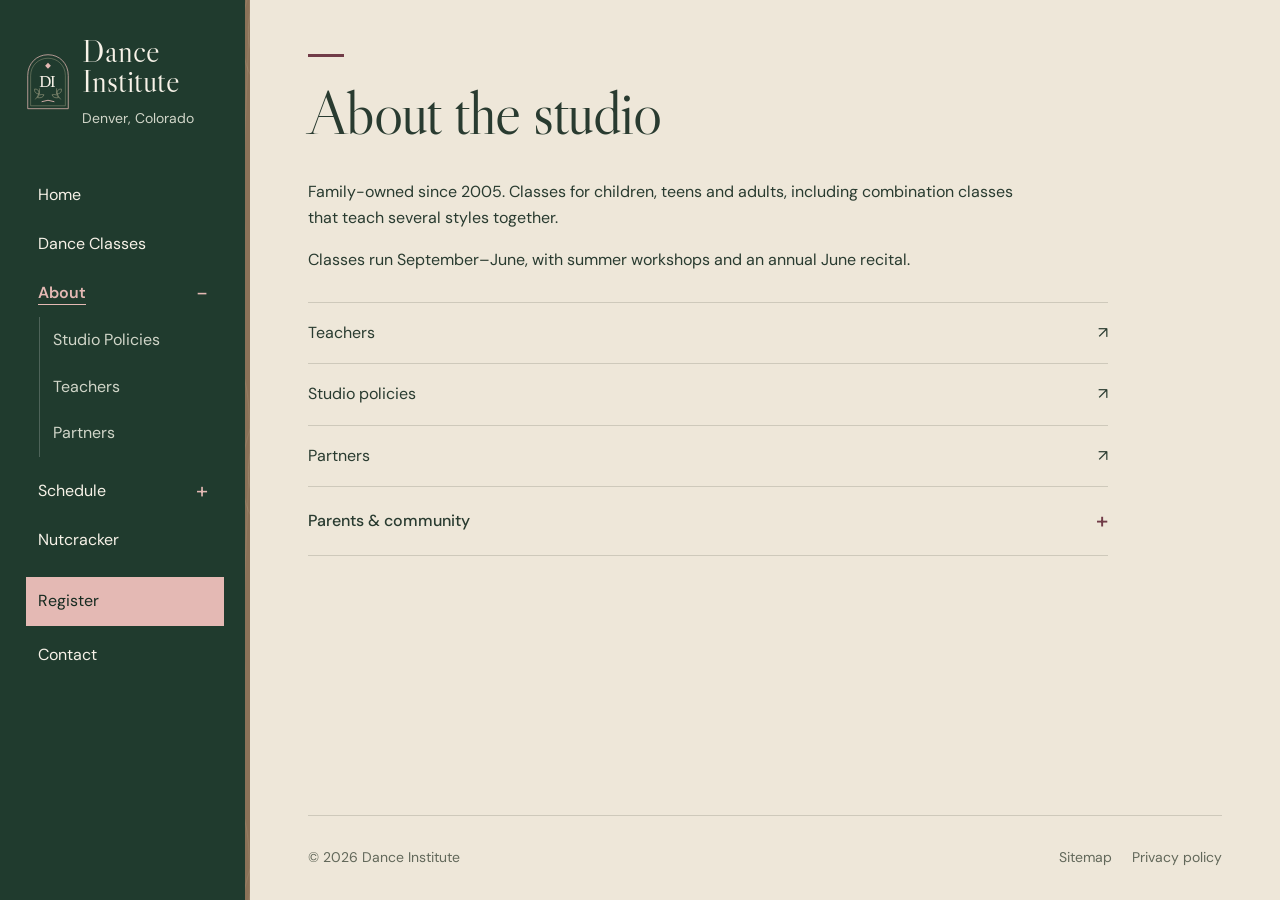
<file: about/index.html>
<!doctype html>
<html lang="en"><head><meta charset="utf-8"><meta name="viewport" content="width=device-width, initial-scale=1"><meta name="theme-color" content="#203b2e"><meta name="description" content="Family-owned since 2005."><title>About the studio | Dance Institute of Denver</title><link rel="icon" href="../favicon.svg" type="image/svg+xml"><link rel="preconnect" href="https://fonts.googleapis.com"><link rel="preconnect" href="https://fonts.gstatic.com" crossorigin><link href="https://fonts.googleapis.com/css2?family=DM+Sans:wght@400;500;600;700&family=Libre+Caslon+Display&display=swap" rel="stylesheet"><link rel="stylesheet" href="../styles.css?v=002a61ca7c"><script src="../script.js?v=a6dc0d924f" defer></script></head><body>
<a class="skip-link" href="#main">Skip to content</a><aside class="studio-nav"><div class="brand-row"><a class="wordmark" href="../" aria-label="Dance Institute of Denver home"><span class="brand-emblem" aria-hidden="true"><img src="../studio-seal.svg" alt="" width="58" height="76"></span><span>Dance<br>Institute<small>Denver, Colorado</small></span></a><button class="menu-toggle" aria-controls="site-navigation" aria-expanded="true" hidden>Menu <span aria-hidden="true">−</span></button></div><div id="site-navigation" class="navigation-content"><nav aria-label="Main navigation"><a href="../">Home<span aria-hidden="true">↗</span></a><a href="../adult-kids-dance-classes/">Dance Classes<span aria-hidden="true">↗</span></a><div class="nav-group"><div class="nav-group-top"><a href="../about/" aria-current="page">About</a><button class="subnav-toggle" aria-label="Toggle about pages" aria-controls="subnav-about" aria-expanded="true" hidden><span aria-hidden="true">−</span></button></div><div class="subnav" id="subnav-about" data-default-open="true"><a href="../about/studio-policies/">Studio Policies</a><a href="../about/teachers/">Teachers</a><a href="../about/partners/">Partners</a></div></div><div class="nav-group"><div class="nav-group-top"><a href="../class-schedule/">Schedule</a><button class="subnav-toggle" aria-label="Toggle schedule pages" aria-controls="subnav-schedule" aria-expanded="true" hidden><span aria-hidden="true">−</span></button></div><div class="subnav" id="subnav-schedule" data-default-open="false"><a href="../class-schedule/">Dance Schedule</a><a href="../summer-schedule/">Summer Schedule</a></div></div><a href="../nutcracker/">Nutcracker<span aria-hidden="true">↗</span></a><a href="../registration/">Register<span aria-hidden="true">↗</span></a><a href="../contact/">Contact<span aria-hidden="true">↗</span></a></nav></div></aside>
<div class="page-shell"><main id="main" tabindex="-1"><header class="page-heading"><h1>About the studio</h1></header><div class="prose"><p>Family-owned since 2005. Classes for children, teens and adults, including combination classes that teach several styles together.</p><p>Classes run September–June, with summer workshops and an annual June recital.</p></div><nav class="link-list" aria-label="About the studio"><a href="../about/teachers/">Teachers <span aria-hidden="true">↗</span></a><a href="../about/studio-policies/">Studio policies <span aria-hidden="true">↗</span></a><a href="../about/partners/">Partners <span aria-hidden="true">↗</span></a></nav><details class="content-details"><summary>Parents &amp; community</summary><div class="prose"><p>Parents can watch from the viewing area and join the Dance Institute Parent Organization. Students also perform at community events and retirement homes.</p></div></details></main><footer class="footer"><span>© <span data-year>2026</span> Dance Institute</span><div><a href="../sitemap/">Sitemap</a><a href="../privacy-policy/">Privacy policy</a></div></footer></div>
</body></html>
</file>
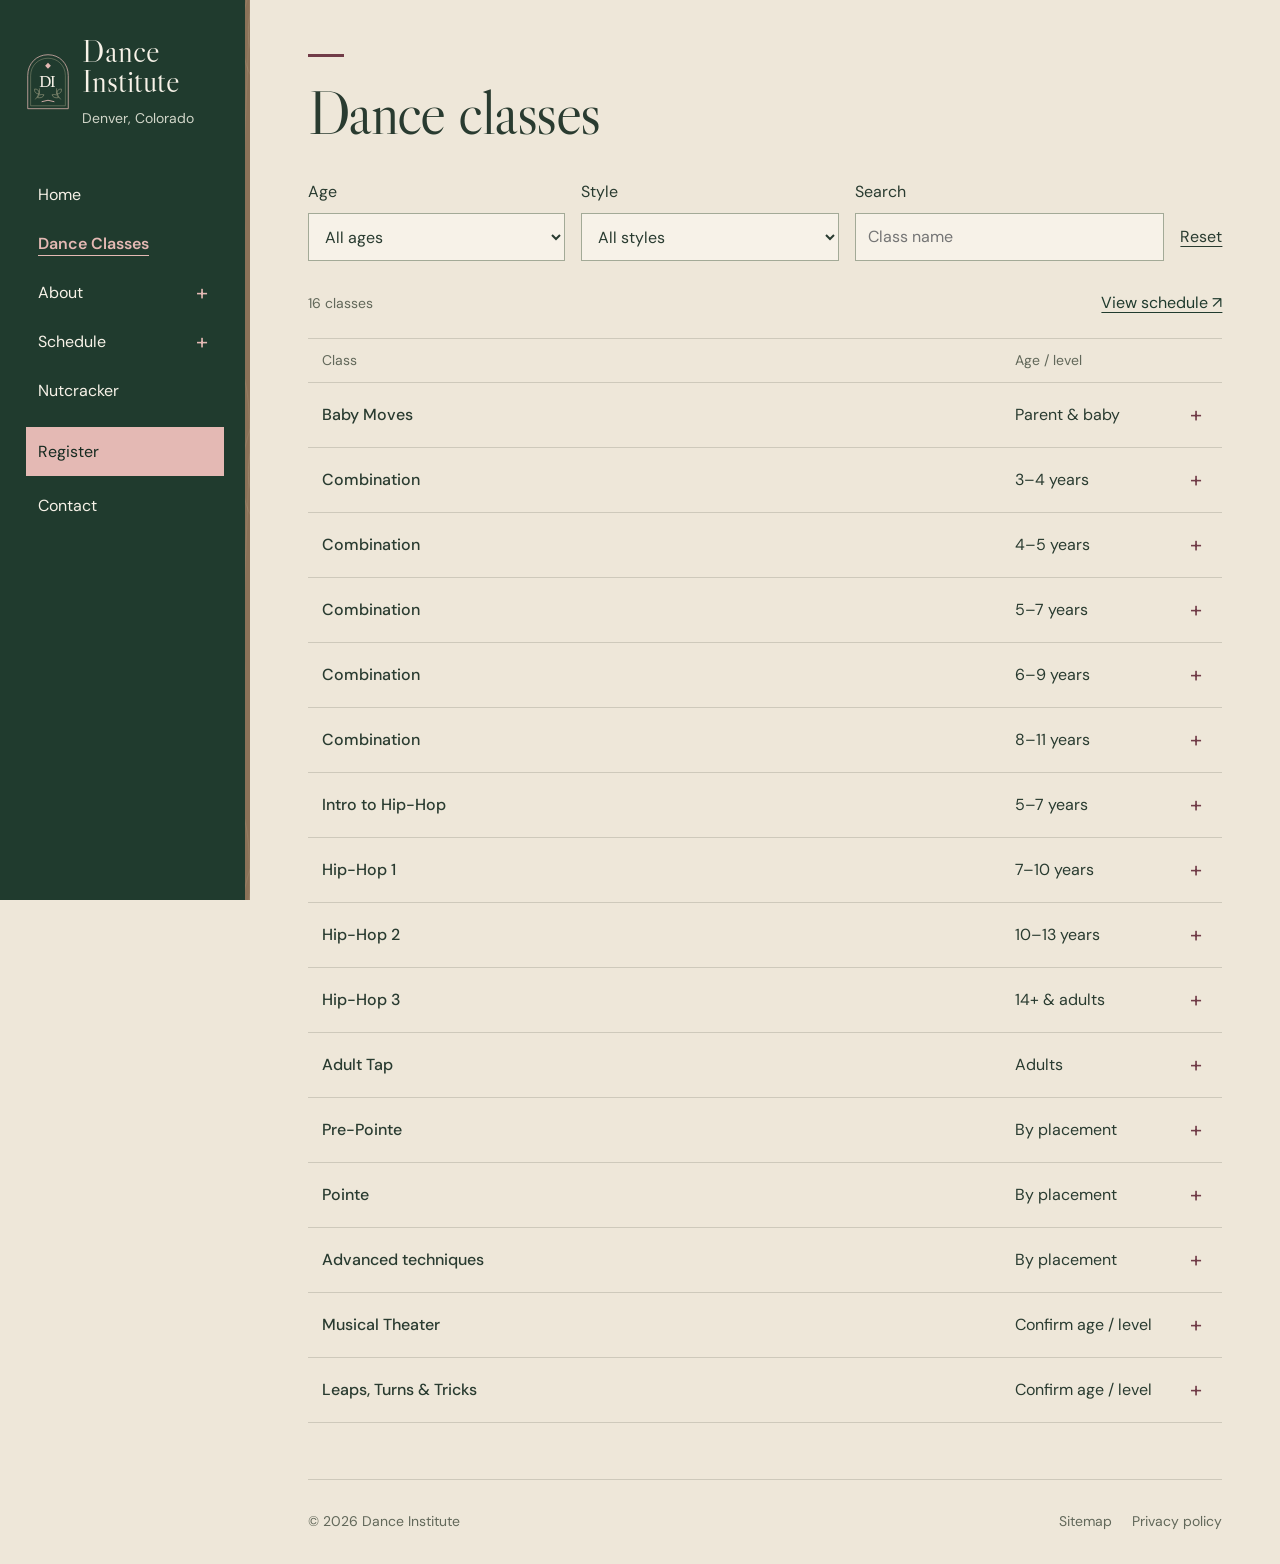
<file: adult-kids-dance-classes/index.html>
<!doctype html>
<html lang="en"><head><meta charset="utf-8"><meta name="viewport" content="width=device-width, initial-scale=1"><meta name="theme-color" content="#203b2e"><meta name="description" content="Find a dance class by age and style."><title>Dance classes | Dance Institute of Denver</title><link rel="icon" href="../favicon.svg" type="image/svg+xml"><link rel="preconnect" href="https://fonts.googleapis.com"><link rel="preconnect" href="https://fonts.gstatic.com" crossorigin><link href="https://fonts.googleapis.com/css2?family=DM+Sans:wght@400;500;600;700&family=Libre+Caslon+Display&display=swap" rel="stylesheet"><link rel="stylesheet" href="../styles.css?v=002a61ca7c"><script src="../script.js?v=a6dc0d924f" defer></script></head><body>
<a class="skip-link" href="#main">Skip to content</a><aside class="studio-nav"><div class="brand-row"><a class="wordmark" href="../" aria-label="Dance Institute of Denver home"><span class="brand-emblem" aria-hidden="true"><img src="../studio-seal.svg" alt="" width="58" height="76"></span><span>Dance<br>Institute<small>Denver, Colorado</small></span></a><button class="menu-toggle" aria-controls="site-navigation" aria-expanded="true" hidden>Menu <span aria-hidden="true">−</span></button></div><div id="site-navigation" class="navigation-content"><nav aria-label="Main navigation"><a href="../">Home<span aria-hidden="true">↗</span></a><a href="../adult-kids-dance-classes/" aria-current="page">Dance Classes<span aria-hidden="true">↗</span></a><div class="nav-group"><div class="nav-group-top"><a href="../about/">About</a><button class="subnav-toggle" aria-label="Toggle about pages" aria-controls="subnav-about" aria-expanded="true" hidden><span aria-hidden="true">−</span></button></div><div class="subnav" id="subnav-about" data-default-open="false"><a href="../about/studio-policies/">Studio Policies</a><a href="../about/teachers/">Teachers</a><a href="../about/partners/">Partners</a></div></div><div class="nav-group"><div class="nav-group-top"><a href="../class-schedule/">Schedule</a><button class="subnav-toggle" aria-label="Toggle schedule pages" aria-controls="subnav-schedule" aria-expanded="true" hidden><span aria-hidden="true">−</span></button></div><div class="subnav" id="subnav-schedule" data-default-open="false"><a href="../class-schedule/">Dance Schedule</a><a href="../summer-schedule/">Summer Schedule</a></div></div><a href="../nutcracker/">Nutcracker<span aria-hidden="true">↗</span></a><a href="../registration/">Register<span aria-hidden="true">↗</span></a><a href="../contact/">Contact<span aria-hidden="true">↗</span></a></nav></div></aside>
<div class="page-shell"><main id="main" tabindex="-1"><header class="page-heading"><h1>Dance classes</h1></header>
<section class="class-finder" aria-label="Class directory"><form id="class-filters" class="finder-controls" hidden><div><label for="age-filter">Age</label><select id="age-filter"><option value="all">All ages</option><option value="baby">Babies & toddlers</option><option value="3-5">3–5 years</option><option value="6-9">6–9 years</option><option value="10-13">10–13 years</option><option value="14-17">14–17 years</option><option value="adult">Adults</option><option value="placement">By placement</option></select></div><div><label for="style-filter">Style</label><select id="style-filter"><option value="all">All styles</option><option value="combo">Combination</option><option value="ballet">Ballet & pointe</option><option value="tap">Tap</option><option value="hiphop">Hip-hop</option><option value="jazz">Jazz</option><option value="lyrical">Lyrical</option><option value="contemporary">Contemporary</option><option value="theater">Musical theater</option><option value="technique">Leaps, turns & tricks</option></select></div><div class="search-control"><label for="class-search">Search</label><input id="class-search" type="search" placeholder="Class name" autocomplete="off"></div><button type="reset" class="reset-button">Reset</button></form><div class="directory-meta"><p id="results-count" role="status" aria-live="polite">16 classes</p><a href="../class-schedule/">View schedule ↗</a></div><div class="directory-head" aria-hidden="true"><span>Class</span><span>Age / level</span><span></span></div><div id="class-list"><details class="class-item" data-styles="combo" data-min="0" data-max="2" data-audience="baby" data-search="baby moves baby moves movement, music and play with a parent. ask the studio about age suitability. combo"><summary><span class="class-name">Baby Moves</span><span class="class-age">Parent & baby</span><span class="expand-icon" aria-hidden="true">+</span></summary><div class="class-detail"><p>Movement, music and play with a parent. Ask the studio about age suitability.</p><p class="class-duration">45 min</p><a href="../class-schedule/">View schedule <span aria-hidden="true">↗</span></a></div></details>
<details class="class-item" data-styles="combo ballet tap tumbling" data-min="3" data-max="4" data-audience="kids" data-search="combination combo: ages 3–4 ballet, tap and tumbling. combo ballet tap tumbling"><summary><span class="class-name">Combination</span><span class="class-age">3–4 years</span><span class="expand-icon" aria-hidden="true">+</span></summary><div class="class-detail"><p>Ballet, tap and tumbling.</p><p class="class-duration">60 min</p><a href="../class-schedule/">View schedule <span aria-hidden="true">↗</span></a></div></details>
<details class="class-item" data-styles="combo ballet tap tumbling" data-min="4" data-max="5" data-audience="kids" data-search="combination combo: ages 4–5 ballet, tap and tumbling. combo ballet tap tumbling"><summary><span class="class-name">Combination</span><span class="class-age">4–5 years</span><span class="expand-icon" aria-hidden="true">+</span></summary><div class="class-detail"><p>Ballet, tap and tumbling.</p><p class="class-duration">60 min</p><a href="../class-schedule/">View schedule <span aria-hidden="true">↗</span></a></div></details>
<details class="class-item" data-styles="combo ballet tap tumbling" data-min="5" data-max="7" data-audience="kids" data-search="combination combo: ages 5–7 ballet, tap and tumbling. combo ballet tap tumbling"><summary><span class="class-name">Combination</span><span class="class-age">5–7 years</span><span class="expand-icon" aria-hidden="true">+</span></summary><div class="class-detail"><p>Ballet, tap and tumbling.</p><p class="class-duration">60 min</p><a href="../class-schedule/">View schedule <span aria-hidden="true">↗</span></a></div></details>
<details class="class-item" data-styles="combo ballet tap jazz" data-min="6" data-max="9" data-audience="kids" data-search="combination combo: ages 6–9 ballet, tap and jazz. combo ballet tap jazz"><summary><span class="class-name">Combination</span><span class="class-age">6–9 years</span><span class="expand-icon" aria-hidden="true">+</span></summary><div class="class-detail"><p>Ballet, tap and jazz.</p><p class="class-duration">75 min</p><a href="../class-schedule/">View schedule <span aria-hidden="true">↗</span></a></div></details>
<details class="class-item" data-styles="combo ballet tap jazz lyrical" data-min="8" data-max="11" data-audience="kids" data-search="combination combo: ages 8–11 ballet, tap, jazz and lyrical. combo ballet tap jazz lyrical"><summary><span class="class-name">Combination</span><span class="class-age">8–11 years</span><span class="expand-icon" aria-hidden="true">+</span></summary><div class="class-detail"><p>Ballet, tap, jazz and lyrical.</p><p class="class-duration">90 min</p><a href="../class-schedule/">View schedule <span aria-hidden="true">↗</span></a></div></details>
<details class="class-item" data-styles="hiphop" data-min="5" data-max="7" data-audience="kids" data-search="intro to hip-hop intro to hip-hop an introduction to hip-hop. hiphop"><summary><span class="class-name">Intro to Hip-Hop</span><span class="class-age">5–7 years</span><span class="expand-icon" aria-hidden="true">+</span></summary><div class="class-detail"><p>An introduction to hip-hop.</p><p class="class-duration">45 min</p><a href="../class-schedule/">View schedule <span aria-hidden="true">↗</span></a></div></details>
<details class="class-item" data-styles="hiphop" data-min="7" data-max="10" data-audience="kids" data-search="hip-hop 1 hip-hop 1 hip-hop training and choreography. hiphop"><summary><span class="class-name">Hip-Hop 1</span><span class="class-age">7–10 years</span><span class="expand-icon" aria-hidden="true">+</span></summary><div class="class-detail"><p>Hip-hop training and choreography.</p><p class="class-duration">60 min</p><a href="../class-schedule/">View schedule <span aria-hidden="true">↗</span></a></div></details>
<details class="class-item" data-styles="hiphop" data-min="10" data-max="13" data-audience="kids" data-search="hip-hop 2 hip-hop 2 hip-hop training and choreography. hiphop"><summary><span class="class-name">Hip-Hop 2</span><span class="class-age">10–13 years</span><span class="expand-icon" aria-hidden="true">+</span></summary><div class="class-detail"><p>Hip-hop training and choreography.</p><p class="class-duration">60 min</p><a href="../class-schedule/">View schedule <span aria-hidden="true">↗</span></a></div></details>
<details class="class-item" data-styles="hiphop" data-min="14" data-max="99" data-audience="adult" data-search="hip-hop 3 hip-hop 3 open to teens and adults. hiphop"><summary><span class="class-name">Hip-Hop 3</span><span class="class-age">14+ & adults</span><span class="expand-icon" aria-hidden="true">+</span></summary><div class="class-detail"><p>Open to teens and adults.</p><p class="class-duration">60 min</p><a href="../class-schedule/">View schedule <span aria-hidden="true">↗</span></a></div></details>
<details class="class-item" data-styles="tap" data-min="18" data-max="99" data-audience="adult" data-search="adult tap adult tap all levels welcome. tap"><summary><span class="class-name">Adult Tap</span><span class="class-age">Adults</span><span class="expand-icon" aria-hidden="true">+</span></summary><div class="class-detail"><p>All levels welcome.</p><p class="class-duration">45 min</p><a href="../class-schedule/">View schedule <span aria-hidden="true">↗</span></a></div></details>
<details class="class-item" data-styles="ballet" data-min="" data-max="" data-audience="placement" data-search="pre-pointe pre-pointe preparation for pointe with individual skills assessments. ballet"><summary><span class="class-name">Pre-Pointe</span><span class="class-age">By placement</span><span class="expand-icon" aria-hidden="true">+</span></summary><div class="class-detail"><p>Preparation for pointe with individual skills assessments.</p><p class="class-duration">Ask the studio about class length.</p><a href="../class-schedule/">View schedule <span aria-hidden="true">↗</span></a></div></details>
<details class="class-item" data-styles="ballet" data-min="" data-max="" data-audience="placement" data-search="pointe pointe three levels. instructor placement required. ballet"><summary><span class="class-name">Pointe</span><span class="class-age">By placement</span><span class="expand-icon" aria-hidden="true">+</span></summary><div class="class-detail"><p>Three levels. Instructor placement required.</p><p class="class-duration">Ask the studio about class length.</p><a href="../class-schedule/">View schedule <span aria-hidden="true">↗</span></a></div></details>
<details class="class-item" data-styles="jazz lyrical contemporary" data-min="" data-max="" data-audience="placement" data-search="advanced techniques advanced techniques four advanced levels of jazz, lyrical and contemporary. jazz lyrical contemporary"><summary><span class="class-name">Advanced techniques</span><span class="class-age">By placement</span><span class="expand-icon" aria-hidden="true">+</span></summary><div class="class-detail"><p>Four advanced levels of jazz, lyrical and contemporary.</p><p class="class-duration">Ask the studio about class length.</p><a href="../class-schedule/">View schedule <span aria-hidden="true">↗</span></a></div></details>
<details class="class-item" data-styles="theater jazz tap" data-min="" data-max="" data-audience="placement" data-search="musical theater musical theater broadway-style jazz, tap and stage presence. theater jazz tap"><summary><span class="class-name">Musical Theater</span><span class="class-age">Confirm age / level</span><span class="expand-icon" aria-hidden="true">+</span></summary><div class="class-detail"><p>Broadway-style jazz, tap and stage presence.</p><p class="class-duration">60 min</p><a href="../class-schedule/">View schedule <span aria-hidden="true">↗</span></a></div></details>
<details class="class-item" data-styles="technique" data-min="" data-max="" data-audience="placement" data-search="leaps, turns &amp; tricks leaps, turns &amp; tricks focused work on leaps, turns and tricks. ask the studio about level placement. technique"><summary><span class="class-name">Leaps, Turns & Tricks</span><span class="class-age">Confirm age / level</span><span class="expand-icon" aria-hidden="true">+</span></summary><div class="class-detail"><p>Focused work on leaps, turns and tricks. Ask the studio about level placement.</p><p class="class-duration">60 min</p><a href="../class-schedule/">View schedule <span aria-hidden="true">↗</span></a></div></details></div><div id="no-results" class="empty-state" hidden><h2>No matching classes</h2><button type="button" id="clear-filters" class="button">Clear filters</button></div><p id="placement-note" class="note" hidden>For advanced classes, choose “By placement” under Age.</p></section></main><footer class="footer"><span>© <span data-year>2026</span> Dance Institute</span><div><a href="../sitemap/">Sitemap</a><a href="../privacy-policy/">Privacy policy</a></div></footer></div>
</body></html>
</file>
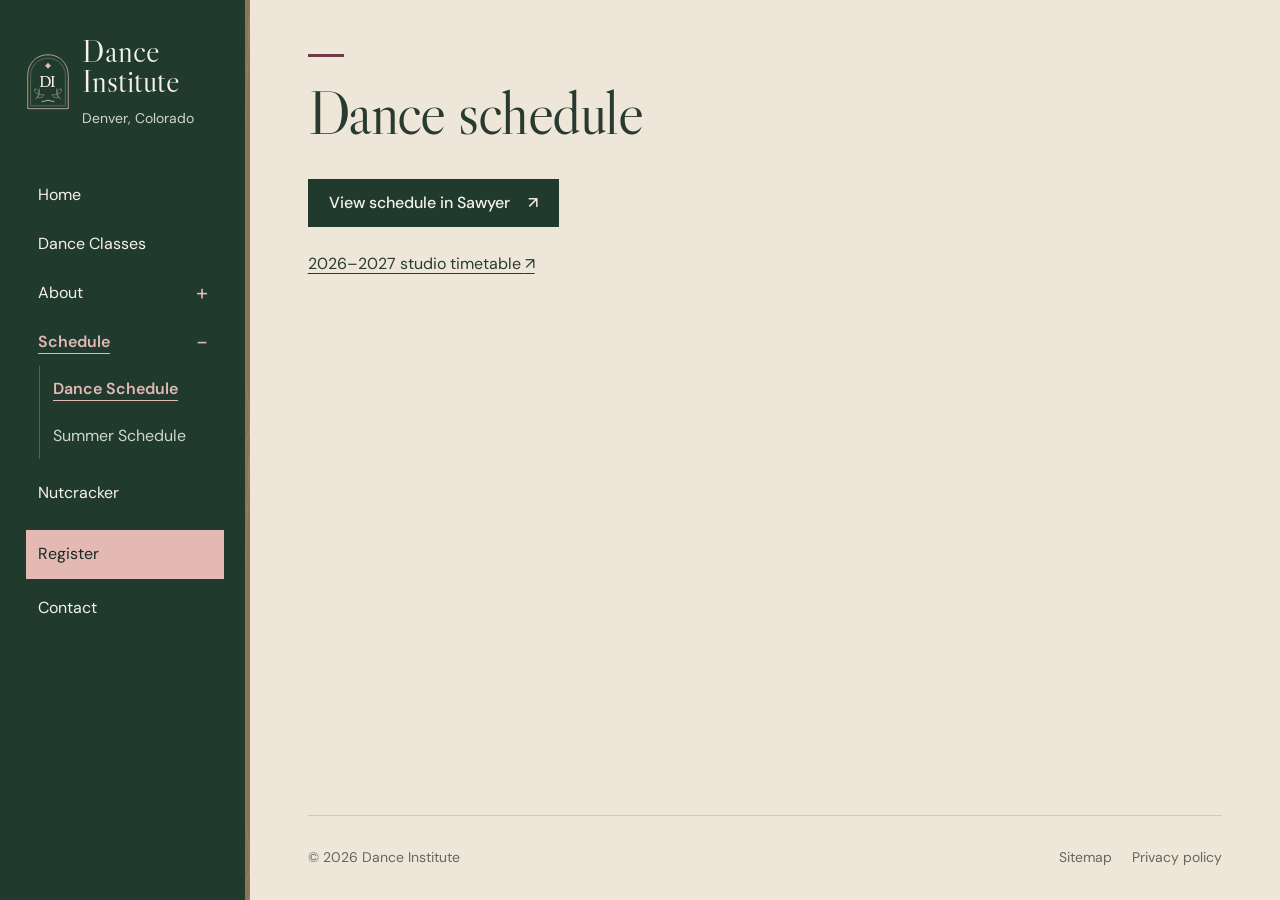
<file: class-schedule/index.html>
<!doctype html>
<html lang="en"><head><meta charset="utf-8"><meta name="viewport" content="width=device-width, initial-scale=1"><meta name="theme-color" content="#203b2e"><meta name="description" content="Class times and availability."><title>Dance schedule | Dance Institute of Denver</title><link rel="icon" href="../favicon.svg" type="image/svg+xml"><link rel="preconnect" href="https://fonts.googleapis.com"><link rel="preconnect" href="https://fonts.gstatic.com" crossorigin><link href="https://fonts.googleapis.com/css2?family=DM+Sans:wght@400;500;600;700&family=Libre+Caslon+Display&display=swap" rel="stylesheet"><link rel="stylesheet" href="../styles.css?v=002a61ca7c"><script src="../script.js?v=a6dc0d924f" defer></script></head><body>
<a class="skip-link" href="#main">Skip to content</a><aside class="studio-nav"><div class="brand-row"><a class="wordmark" href="../" aria-label="Dance Institute of Denver home"><span class="brand-emblem" aria-hidden="true"><img src="../studio-seal.svg" alt="" width="58" height="76"></span><span>Dance<br>Institute<small>Denver, Colorado</small></span></a><button class="menu-toggle" aria-controls="site-navigation" aria-expanded="true" hidden>Menu <span aria-hidden="true">−</span></button></div><div id="site-navigation" class="navigation-content"><nav aria-label="Main navigation"><a href="../">Home<span aria-hidden="true">↗</span></a><a href="../adult-kids-dance-classes/">Dance Classes<span aria-hidden="true">↗</span></a><div class="nav-group"><div class="nav-group-top"><a href="../about/">About</a><button class="subnav-toggle" aria-label="Toggle about pages" aria-controls="subnav-about" aria-expanded="true" hidden><span aria-hidden="true">−</span></button></div><div class="subnav" id="subnav-about" data-default-open="false"><a href="../about/studio-policies/">Studio Policies</a><a href="../about/teachers/">Teachers</a><a href="../about/partners/">Partners</a></div></div><div class="nav-group"><div class="nav-group-top"><a href="../class-schedule/" aria-current="page">Schedule</a><button class="subnav-toggle" aria-label="Toggle schedule pages" aria-controls="subnav-schedule" aria-expanded="true" hidden><span aria-hidden="true">−</span></button></div><div class="subnav" id="subnav-schedule" data-default-open="true"><a href="../class-schedule/" aria-current="page">Dance Schedule</a><a href="../summer-schedule/">Summer Schedule</a></div></div><a href="../nutcracker/">Nutcracker<span aria-hidden="true">↗</span></a><a href="../registration/">Register<span aria-hidden="true">↗</span></a><a href="../contact/">Contact<span aria-hidden="true">↗</span></a></nav></div></aside>
<div class="page-shell"><main id="main" tabindex="-1"><header class="page-heading"><h1>Dance schedule</h1></header><div class="prose"><p><a class="button" href="https://www.hisawyer.com/dance-institute-denver/schedules" target="_blank" rel="noopener noreferrer">View schedule in Sawyer <span aria-hidden="true">↗</span></a></p><p><a href="https://www.danceinstitutedenver.com/class-schedule/" target="_blank" rel="noopener noreferrer">2026–2027 studio timetable <span aria-hidden="true">↗</span></a></p></div></main><footer class="footer"><span>© <span data-year>2026</span> Dance Institute</span><div><a href="../sitemap/">Sitemap</a><a href="../privacy-policy/">Privacy policy</a></div></footer></div>
</body></html>
</file>
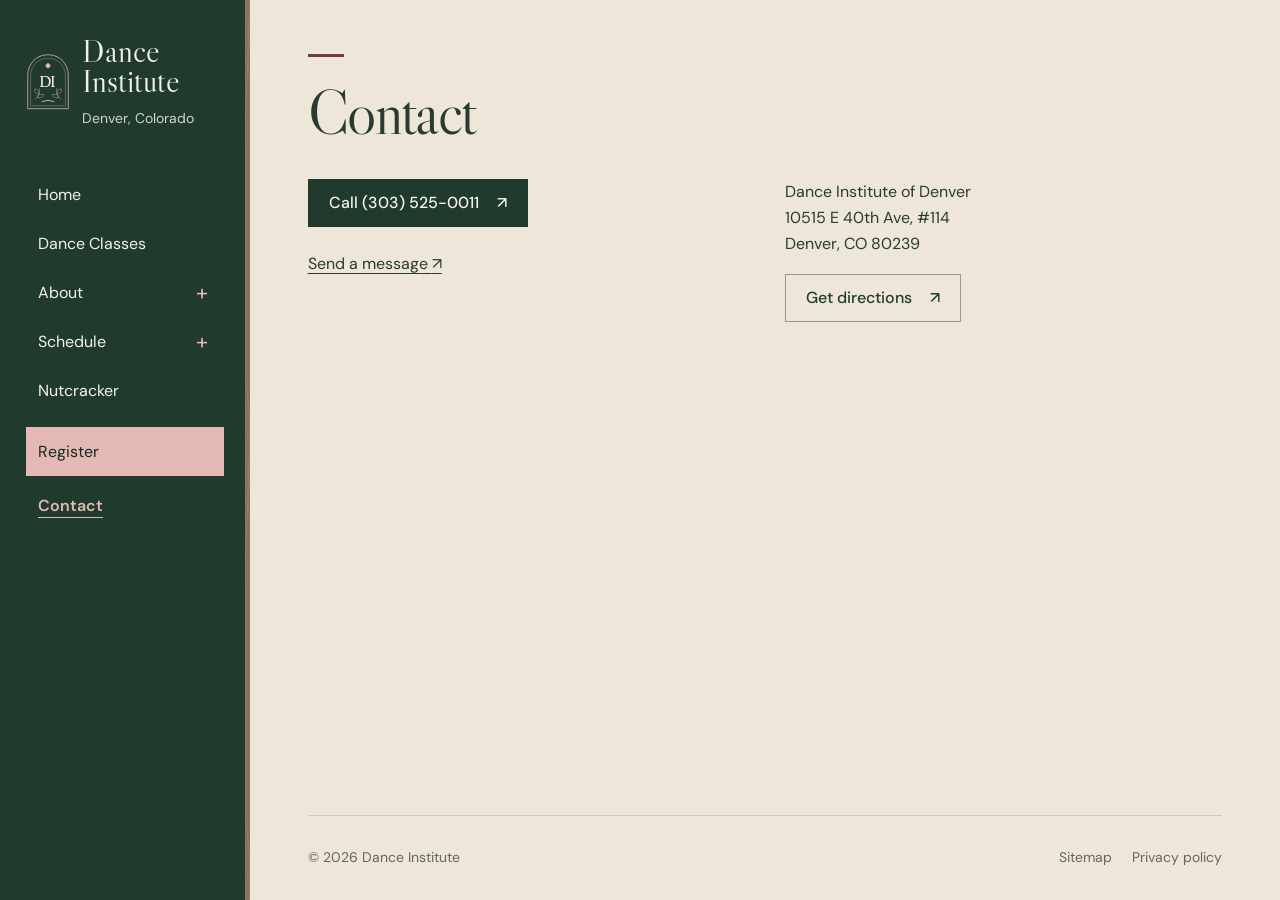
<file: contact/index.html>
<!doctype html>
<html lang="en"><head><meta charset="utf-8"><meta name="viewport" content="width=device-width, initial-scale=1"><meta name="theme-color" content="#203b2e"><meta name="description" content="Phone and directions."><title>Contact | Dance Institute of Denver</title><link rel="icon" href="../favicon.svg" type="image/svg+xml"><link rel="preconnect" href="https://fonts.googleapis.com"><link rel="preconnect" href="https://fonts.gstatic.com" crossorigin><link href="https://fonts.googleapis.com/css2?family=DM+Sans:wght@400;500;600;700&family=Libre+Caslon+Display&display=swap" rel="stylesheet"><link rel="stylesheet" href="../styles.css?v=002a61ca7c"><script src="../script.js?v=a6dc0d924f" defer></script></head><body>
<a class="skip-link" href="#main">Skip to content</a><aside class="studio-nav"><div class="brand-row"><a class="wordmark" href="../" aria-label="Dance Institute of Denver home"><span class="brand-emblem" aria-hidden="true"><img src="../studio-seal.svg" alt="" width="58" height="76"></span><span>Dance<br>Institute<small>Denver, Colorado</small></span></a><button class="menu-toggle" aria-controls="site-navigation" aria-expanded="true" hidden>Menu <span aria-hidden="true">−</span></button></div><div id="site-navigation" class="navigation-content"><nav aria-label="Main navigation"><a href="../">Home<span aria-hidden="true">↗</span></a><a href="../adult-kids-dance-classes/">Dance Classes<span aria-hidden="true">↗</span></a><div class="nav-group"><div class="nav-group-top"><a href="../about/">About</a><button class="subnav-toggle" aria-label="Toggle about pages" aria-controls="subnav-about" aria-expanded="true" hidden><span aria-hidden="true">−</span></button></div><div class="subnav" id="subnav-about" data-default-open="false"><a href="../about/studio-policies/">Studio Policies</a><a href="../about/teachers/">Teachers</a><a href="../about/partners/">Partners</a></div></div><div class="nav-group"><div class="nav-group-top"><a href="../class-schedule/">Schedule</a><button class="subnav-toggle" aria-label="Toggle schedule pages" aria-controls="subnav-schedule" aria-expanded="true" hidden><span aria-hidden="true">−</span></button></div><div class="subnav" id="subnav-schedule" data-default-open="false"><a href="../class-schedule/">Dance Schedule</a><a href="../summer-schedule/">Summer Schedule</a></div></div><a href="../nutcracker/">Nutcracker<span aria-hidden="true">↗</span></a><a href="../registration/">Register<span aria-hidden="true">↗</span></a><a href="../contact/" aria-current="page">Contact<span aria-hidden="true">↗</span></a></nav></div></aside>
<div class="page-shell"><main id="main" tabindex="-1"><header class="page-heading"><h1>Contact</h1></header><div class="split-content"><div class="prose"><p><a class="button" href="tel:+13035250011">Call (303) 525-0011 <span aria-hidden="true">↗</span></a></p><p><a href="https://www.danceinstitutedenver.com/contact/" target="_blank" rel="noopener noreferrer">Send a message <span aria-hidden="true">↗</span></a></p></div><div class="prose"><p>Dance Institute of Denver<br>10515 E 40th Ave, #114<br>Denver, CO 80239</p><p><a class="button button-secondary" href="https://www.google.com/maps/search/?api=1&amp;query=Dance%20Institute%20of%20Denver%2010515%20E%2040th%20Ave%20Denver%20CO%2080239" target="_blank" rel="noopener noreferrer">Get directions <span aria-hidden="true">↗</span></a></p></div></div></main><footer class="footer"><span>© <span data-year>2026</span> Dance Institute</span><div><a href="../sitemap/">Sitemap</a><a href="../privacy-policy/">Privacy policy</a></div></footer></div>
</body></html>
</file>
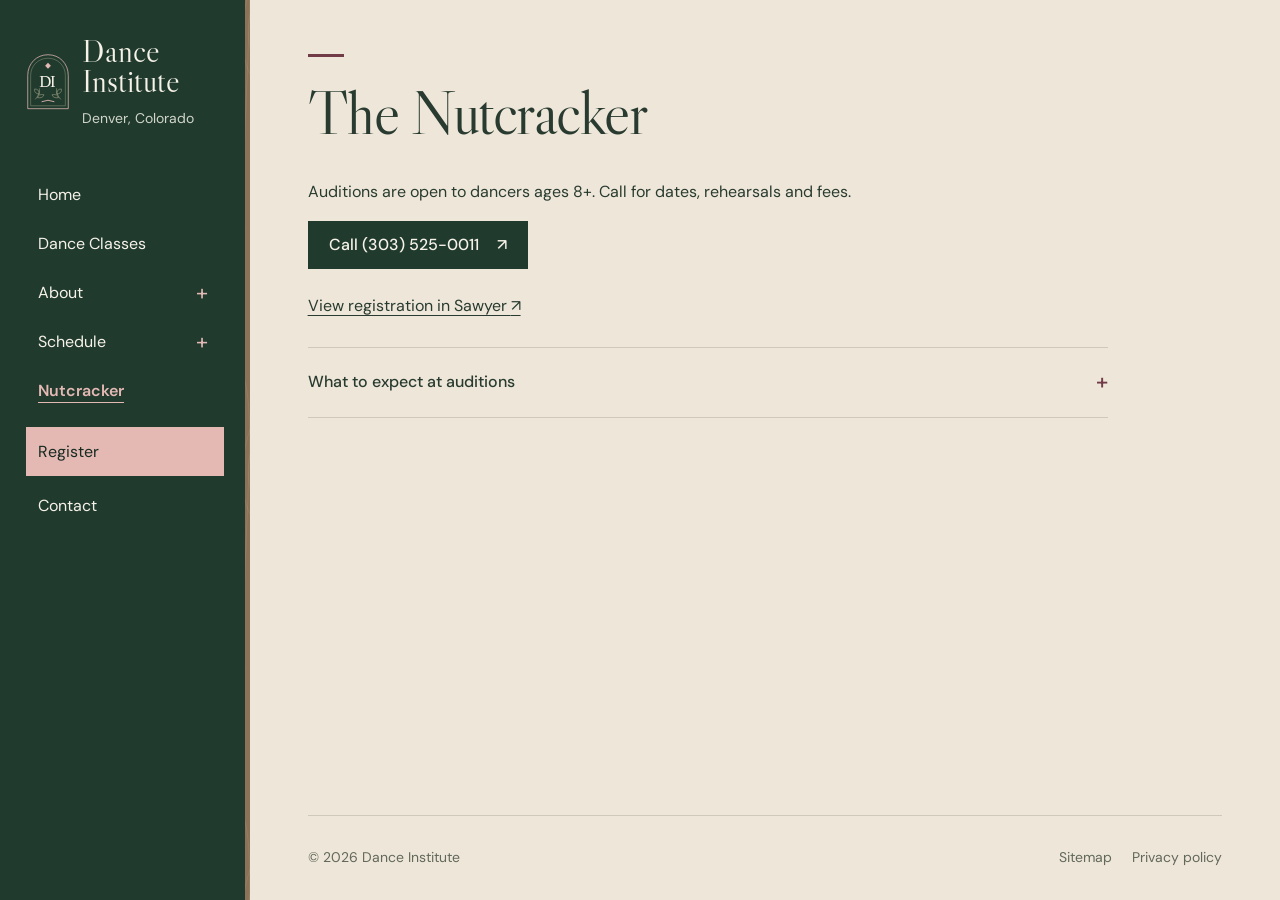
<file: nutcracker/index.html>
<!doctype html>
<html lang="en"><head><meta charset="utf-8"><meta name="viewport" content="width=device-width, initial-scale=1"><meta name="theme-color" content="#203b2e"><meta name="description" content="Auditions for dancers ages 8+."><title>The Nutcracker | Dance Institute of Denver</title><link rel="icon" href="../favicon.svg" type="image/svg+xml"><link rel="preconnect" href="https://fonts.googleapis.com"><link rel="preconnect" href="https://fonts.gstatic.com" crossorigin><link href="https://fonts.googleapis.com/css2?family=DM+Sans:wght@400;500;600;700&family=Libre+Caslon+Display&display=swap" rel="stylesheet"><link rel="stylesheet" href="../styles.css?v=002a61ca7c"><script src="../script.js?v=a6dc0d924f" defer></script></head><body>
<a class="skip-link" href="#main">Skip to content</a><aside class="studio-nav"><div class="brand-row"><a class="wordmark" href="../" aria-label="Dance Institute of Denver home"><span class="brand-emblem" aria-hidden="true"><img src="../studio-seal.svg" alt="" width="58" height="76"></span><span>Dance<br>Institute<small>Denver, Colorado</small></span></a><button class="menu-toggle" aria-controls="site-navigation" aria-expanded="true" hidden>Menu <span aria-hidden="true">−</span></button></div><div id="site-navigation" class="navigation-content"><nav aria-label="Main navigation"><a href="../">Home<span aria-hidden="true">↗</span></a><a href="../adult-kids-dance-classes/">Dance Classes<span aria-hidden="true">↗</span></a><div class="nav-group"><div class="nav-group-top"><a href="../about/">About</a><button class="subnav-toggle" aria-label="Toggle about pages" aria-controls="subnav-about" aria-expanded="true" hidden><span aria-hidden="true">−</span></button></div><div class="subnav" id="subnav-about" data-default-open="false"><a href="../about/studio-policies/">Studio Policies</a><a href="../about/teachers/">Teachers</a><a href="../about/partners/">Partners</a></div></div><div class="nav-group"><div class="nav-group-top"><a href="../class-schedule/">Schedule</a><button class="subnav-toggle" aria-label="Toggle schedule pages" aria-controls="subnav-schedule" aria-expanded="true" hidden><span aria-hidden="true">−</span></button></div><div class="subnav" id="subnav-schedule" data-default-open="false"><a href="../class-schedule/">Dance Schedule</a><a href="../summer-schedule/">Summer Schedule</a></div></div><a href="../nutcracker/" aria-current="page">Nutcracker<span aria-hidden="true">↗</span></a><a href="../registration/">Register<span aria-hidden="true">↗</span></a><a href="../contact/">Contact<span aria-hidden="true">↗</span></a></nav></div></aside>
<div class="page-shell"><main id="main" tabindex="-1"><header class="page-heading"><h1>The Nutcracker</h1></header><div class="prose"><p>Auditions are open to dancers ages 8+. Call for dates, rehearsals and fees.</p><p><a class="button" href="tel:+13035250011">Call (303) 525-0011 <span aria-hidden="true">↗</span></a></p><p><a href="https://www.hisawyer.com/dance-institute-denver/schedules?schedule_id=camps" target="_blank" rel="noopener noreferrer">View registration in Sawyer <span aria-hidden="true">↗</span></a></p></div><details class="content-details"><summary>What to expect at auditions</summary><div class="prose"><p>Dancers learn a short ballet routine, then perform for the teaching panel individually or in small groups. Auditions determine role placement.</p><p>Wear fitted dance clothing and secure your hair. Rehearsal commitments depend on the role.</p></div></details></main><footer class="footer"><span>© <span data-year>2026</span> Dance Institute</span><div><a href="../sitemap/">Sitemap</a><a href="../privacy-policy/">Privacy policy</a></div></footer></div>
</body></html>
</file>
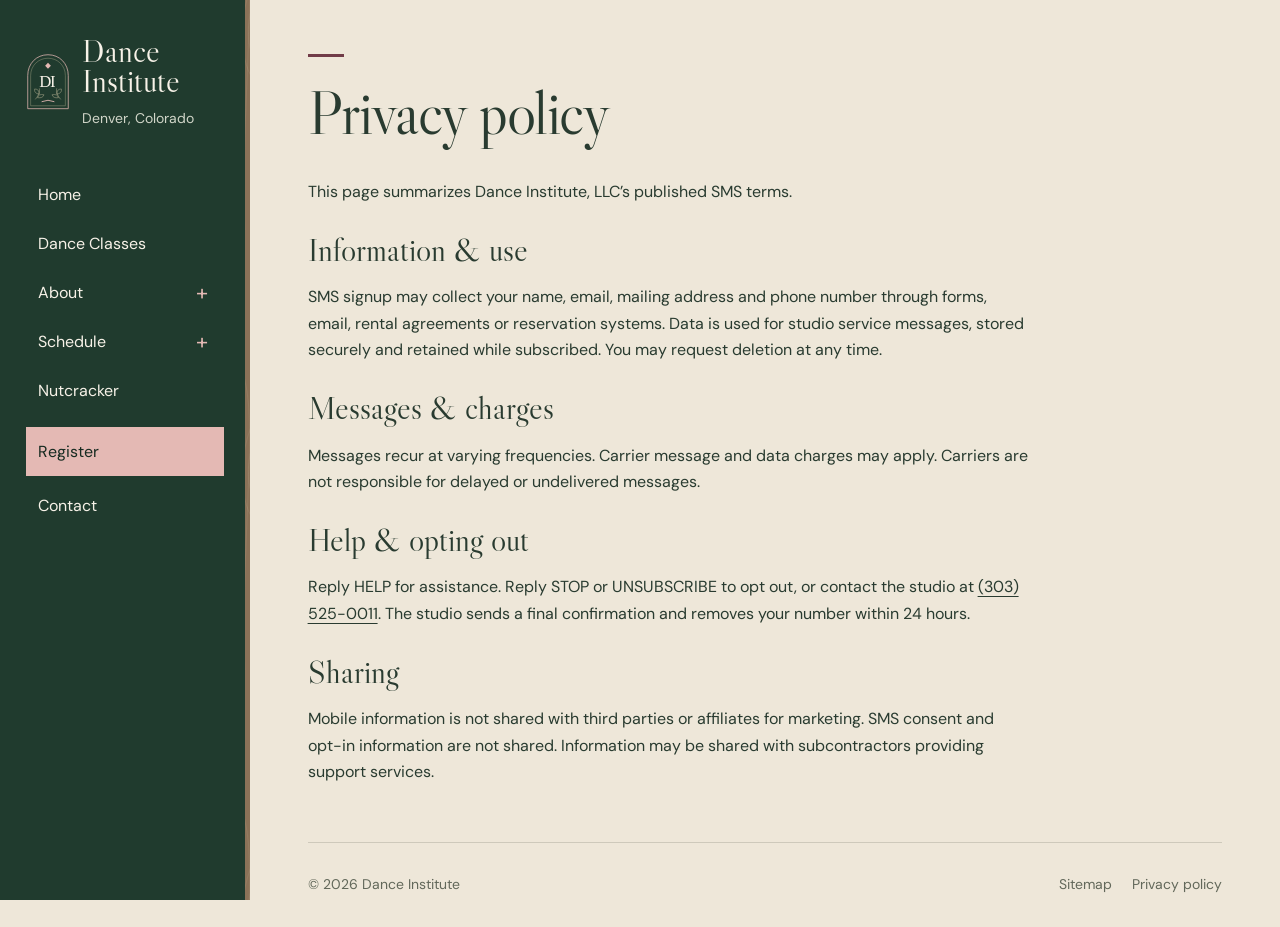
<file: privacy-policy/index.html>
<!doctype html>
<html lang="en"><head><meta charset="utf-8"><meta name="viewport" content="width=device-width, initial-scale=1"><meta name="theme-color" content="#203b2e"><meta name="description" content="Studio SMS privacy and messaging information."><title>Privacy policy | Dance Institute of Denver</title><link rel="icon" href="../favicon.svg" type="image/svg+xml"><link rel="preconnect" href="https://fonts.googleapis.com"><link rel="preconnect" href="https://fonts.gstatic.com" crossorigin><link href="https://fonts.googleapis.com/css2?family=DM+Sans:wght@400;500;600;700&family=Libre+Caslon+Display&display=swap" rel="stylesheet"><link rel="stylesheet" href="../styles.css?v=002a61ca7c"><script src="../script.js?v=a6dc0d924f" defer></script></head><body>
<a class="skip-link" href="#main">Skip to content</a><aside class="studio-nav"><div class="brand-row"><a class="wordmark" href="../" aria-label="Dance Institute of Denver home"><span class="brand-emblem" aria-hidden="true"><img src="../studio-seal.svg" alt="" width="58" height="76"></span><span>Dance<br>Institute<small>Denver, Colorado</small></span></a><button class="menu-toggle" aria-controls="site-navigation" aria-expanded="true" hidden>Menu <span aria-hidden="true">−</span></button></div><div id="site-navigation" class="navigation-content"><nav aria-label="Main navigation"><a href="../">Home<span aria-hidden="true">↗</span></a><a href="../adult-kids-dance-classes/">Dance Classes<span aria-hidden="true">↗</span></a><div class="nav-group"><div class="nav-group-top"><a href="../about/">About</a><button class="subnav-toggle" aria-label="Toggle about pages" aria-controls="subnav-about" aria-expanded="true" hidden><span aria-hidden="true">−</span></button></div><div class="subnav" id="subnav-about" data-default-open="false"><a href="../about/studio-policies/">Studio Policies</a><a href="../about/teachers/">Teachers</a><a href="../about/partners/">Partners</a></div></div><div class="nav-group"><div class="nav-group-top"><a href="../class-schedule/">Schedule</a><button class="subnav-toggle" aria-label="Toggle schedule pages" aria-controls="subnav-schedule" aria-expanded="true" hidden><span aria-hidden="true">−</span></button></div><div class="subnav" id="subnav-schedule" data-default-open="false"><a href="../class-schedule/">Dance Schedule</a><a href="../summer-schedule/">Summer Schedule</a></div></div><a href="../nutcracker/">Nutcracker<span aria-hidden="true">↗</span></a><a href="../registration/">Register<span aria-hidden="true">↗</span></a><a href="../contact/">Contact<span aria-hidden="true">↗</span></a></nav></div></aside>
<div class="page-shell"><main id="main" tabindex="-1"><header class="page-heading"><h1>Privacy policy</h1></header><div class="prose"><p>This page summarizes Dance Institute, LLC’s published SMS terms.</p><h2>Information &amp; use</h2><p>SMS signup may collect your name, email, mailing address and phone number through forms, email, rental agreements or reservation systems. Data is used for studio service messages, stored securely and retained while subscribed. You may request deletion at any time.</p><h2>Messages &amp; charges</h2><p>Messages recur at varying frequencies. Carrier message and data charges may apply. Carriers are not responsible for delayed or undelivered messages.</p><h2>Help &amp; opting out</h2><p>Reply HELP for assistance. Reply STOP or UNSUBSCRIBE to opt out, or contact the studio at <a href="tel:+13035250011">(303) 525-0011</a>. The studio sends a final confirmation and removes your number within 24 hours.</p><h2>Sharing</h2><p>Mobile information is not shared with third parties or affiliates for marketing. SMS consent and opt-in information are not shared. Information may be shared with subcontractors providing support services.</p></div></main><footer class="footer"><span>© <span data-year>2026</span> Dance Institute</span><div><a href="../sitemap/">Sitemap</a><a href="../privacy-policy/">Privacy policy</a></div></footer></div>
</body></html>
</file>
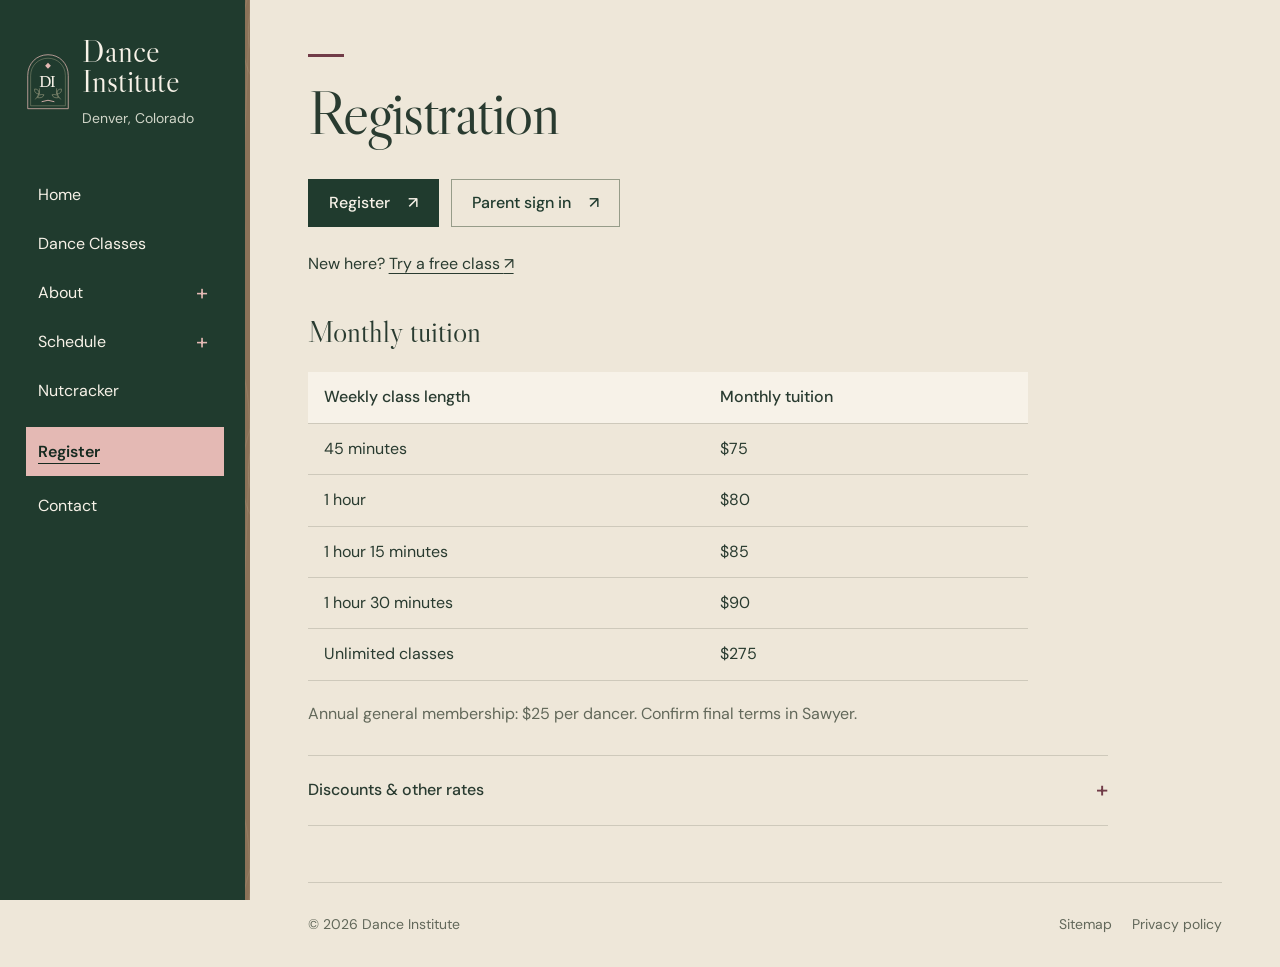
<file: registration/index.html>
<!doctype html>
<html lang="en"><head><meta charset="utf-8"><meta name="viewport" content="width=device-width, initial-scale=1"><meta name="theme-color" content="#203b2e"><meta name="description" content="Enroll through Sawyer."><title>Registration | Dance Institute of Denver</title><link rel="icon" href="../favicon.svg" type="image/svg+xml"><link rel="preconnect" href="https://fonts.googleapis.com"><link rel="preconnect" href="https://fonts.gstatic.com" crossorigin><link href="https://fonts.googleapis.com/css2?family=DM+Sans:wght@400;500;600;700&family=Libre+Caslon+Display&display=swap" rel="stylesheet"><link rel="stylesheet" href="../styles.css?v=002a61ca7c"><script src="../script.js?v=a6dc0d924f" defer></script></head><body>
<a class="skip-link" href="#main">Skip to content</a><aside class="studio-nav"><div class="brand-row"><a class="wordmark" href="../" aria-label="Dance Institute of Denver home"><span class="brand-emblem" aria-hidden="true"><img src="../studio-seal.svg" alt="" width="58" height="76"></span><span>Dance<br>Institute<small>Denver, Colorado</small></span></a><button class="menu-toggle" aria-controls="site-navigation" aria-expanded="true" hidden>Menu <span aria-hidden="true">−</span></button></div><div id="site-navigation" class="navigation-content"><nav aria-label="Main navigation"><a href="../">Home<span aria-hidden="true">↗</span></a><a href="../adult-kids-dance-classes/">Dance Classes<span aria-hidden="true">↗</span></a><div class="nav-group"><div class="nav-group-top"><a href="../about/">About</a><button class="subnav-toggle" aria-label="Toggle about pages" aria-controls="subnav-about" aria-expanded="true" hidden><span aria-hidden="true">−</span></button></div><div class="subnav" id="subnav-about" data-default-open="false"><a href="../about/studio-policies/">Studio Policies</a><a href="../about/teachers/">Teachers</a><a href="../about/partners/">Partners</a></div></div><div class="nav-group"><div class="nav-group-top"><a href="../class-schedule/">Schedule</a><button class="subnav-toggle" aria-label="Toggle schedule pages" aria-controls="subnav-schedule" aria-expanded="true" hidden><span aria-hidden="true">−</span></button></div><div class="subnav" id="subnav-schedule" data-default-open="false"><a href="../class-schedule/">Dance Schedule</a><a href="../summer-schedule/">Summer Schedule</a></div></div><a href="../nutcracker/">Nutcracker<span aria-hidden="true">↗</span></a><a href="../registration/" aria-current="page">Register<span aria-hidden="true">↗</span></a><a href="../contact/">Contact<span aria-hidden="true">↗</span></a></nav></div></aside>
<div class="page-shell"><main id="main" tabindex="-1"><header class="page-heading"><h1>Registration</h1></header><div class="prose"><p><a class="button" href="https://www.hisawyer.com/dance-institute-denver/schedules/membership-plans" target="_blank" rel="noopener noreferrer">Register <span aria-hidden="true">↗</span></a> <a class="button button-secondary" href="https://www.hisawyer.com/dance-institute-denver/auth/log-in" target="_blank" rel="noopener noreferrer">Parent sign in <span aria-hidden="true">↗</span></a></p><p>New here? <a href="https://www.hisawyer.com/dance-institute-denver/schedules/membership-plans/92678" target="_blank" rel="noopener noreferrer">Try a free class <span aria-hidden="true">↗</span></a></p></div><table class="info-table fee-table"><caption>Monthly tuition</caption><thead><tr><th scope="col">Weekly class length</th><th scope="col">Monthly tuition</th></tr></thead><tbody><tr><th scope="row">45 minutes</th><td>$75</td></tr><tr><th scope="row">1 hour</th><td>$80</td></tr><tr><th scope="row">1 hour 15 minutes</th><td>$85</td></tr><tr><th scope="row">1 hour 30 minutes</th><td>$90</td></tr><tr><th scope="row">Unlimited classes</th><td>$275</td></tr></tbody></table><p class="note">Annual general membership: $25 per dancer. Confirm final terms in Sawyer.</p><details class="content-details"><summary>Discounts &amp; other rates</summary><div><dl class="detail-list"><div><dt>Multiple classes</dt><dd>Two classes: 5% off. Three: 10%. Four: 15%.</dd></div><div><dt>Trot’n Tots</dt><dd>$80 for six weeks.</dd></div><div><dt>Workshops</dt><dd>$25 each; included with unlimited membership.</dd></div></dl><p class="note">The studio uses waitlists to apply discounts. Call <a href="tel:+13035250011">(303) 525-0011</a> for help.</p></div></details></main><footer class="footer"><span>© <span data-year>2026</span> Dance Institute</span><div><a href="../sitemap/">Sitemap</a><a href="../privacy-policy/">Privacy policy</a></div></footer></div>
</body></html>
</file>
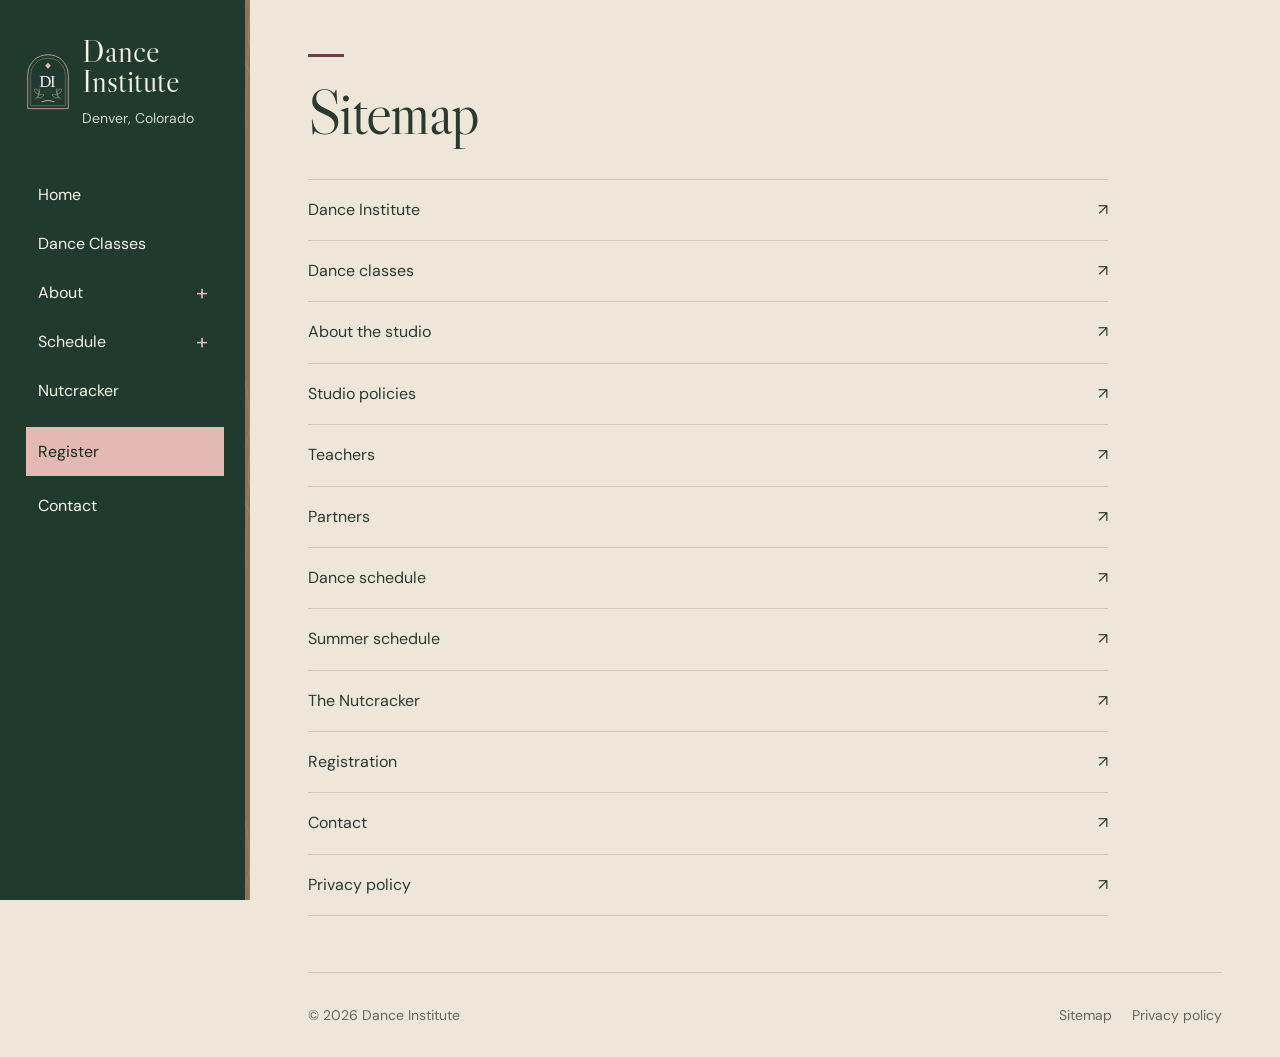
<file: sitemap/index.html>
<!doctype html>
<html lang="en"><head><meta charset="utf-8"><meta name="viewport" content="width=device-width, initial-scale=1"><meta name="theme-color" content="#203b2e"><meta name="description" content="All studio pages."><title>Sitemap | Dance Institute of Denver</title><link rel="icon" href="../favicon.svg" type="image/svg+xml"><link rel="preconnect" href="https://fonts.googleapis.com"><link rel="preconnect" href="https://fonts.gstatic.com" crossorigin><link href="https://fonts.googleapis.com/css2?family=DM+Sans:wght@400;500;600;700&family=Libre+Caslon+Display&display=swap" rel="stylesheet"><link rel="stylesheet" href="../styles.css?v=002a61ca7c"><script src="../script.js?v=a6dc0d924f" defer></script></head><body>
<a class="skip-link" href="#main">Skip to content</a><aside class="studio-nav"><div class="brand-row"><a class="wordmark" href="../" aria-label="Dance Institute of Denver home"><span class="brand-emblem" aria-hidden="true"><img src="../studio-seal.svg" alt="" width="58" height="76"></span><span>Dance<br>Institute<small>Denver, Colorado</small></span></a><button class="menu-toggle" aria-controls="site-navigation" aria-expanded="true" hidden>Menu <span aria-hidden="true">−</span></button></div><div id="site-navigation" class="navigation-content"><nav aria-label="Main navigation"><a href="../">Home<span aria-hidden="true">↗</span></a><a href="../adult-kids-dance-classes/">Dance Classes<span aria-hidden="true">↗</span></a><div class="nav-group"><div class="nav-group-top"><a href="../about/">About</a><button class="subnav-toggle" aria-label="Toggle about pages" aria-controls="subnav-about" aria-expanded="true" hidden><span aria-hidden="true">−</span></button></div><div class="subnav" id="subnav-about" data-default-open="false"><a href="../about/studio-policies/">Studio Policies</a><a href="../about/teachers/">Teachers</a><a href="../about/partners/">Partners</a></div></div><div class="nav-group"><div class="nav-group-top"><a href="../class-schedule/">Schedule</a><button class="subnav-toggle" aria-label="Toggle schedule pages" aria-controls="subnav-schedule" aria-expanded="true" hidden><span aria-hidden="true">−</span></button></div><div class="subnav" id="subnav-schedule" data-default-open="false"><a href="../class-schedule/">Dance Schedule</a><a href="../summer-schedule/">Summer Schedule</a></div></div><a href="../nutcracker/">Nutcracker<span aria-hidden="true">↗</span></a><a href="../registration/">Register<span aria-hidden="true">↗</span></a><a href="../contact/">Contact<span aria-hidden="true">↗</span></a></nav></div></aside>
<div class="page-shell"><main id="main" tabindex="-1"><header class="page-heading"><h1>Sitemap</h1></header><div class="link-list"><a href="../">Dance Institute <span aria-hidden="true">↗</span></a><a href="../adult-kids-dance-classes/">Dance classes <span aria-hidden="true">↗</span></a><a href="../about/">About the studio <span aria-hidden="true">↗</span></a><a href="../about/studio-policies/">Studio policies <span aria-hidden="true">↗</span></a><a href="../about/teachers/">Teachers <span aria-hidden="true">↗</span></a><a href="../about/partners/">Partners <span aria-hidden="true">↗</span></a><a href="../class-schedule/">Dance schedule <span aria-hidden="true">↗</span></a><a href="../summer-schedule/">Summer schedule <span aria-hidden="true">↗</span></a><a href="../nutcracker/">The Nutcracker <span aria-hidden="true">↗</span></a><a href="../registration/">Registration <span aria-hidden="true">↗</span></a><a href="../contact/">Contact <span aria-hidden="true">↗</span></a><a href="../privacy-policy/">Privacy policy <span aria-hidden="true">↗</span></a></div></main><footer class="footer"><span>© <span data-year>2026</span> Dance Institute</span><div><a href="../sitemap/">Sitemap</a><a href="../privacy-policy/">Privacy policy</a></div></footer></div>
</body></html>
</file>
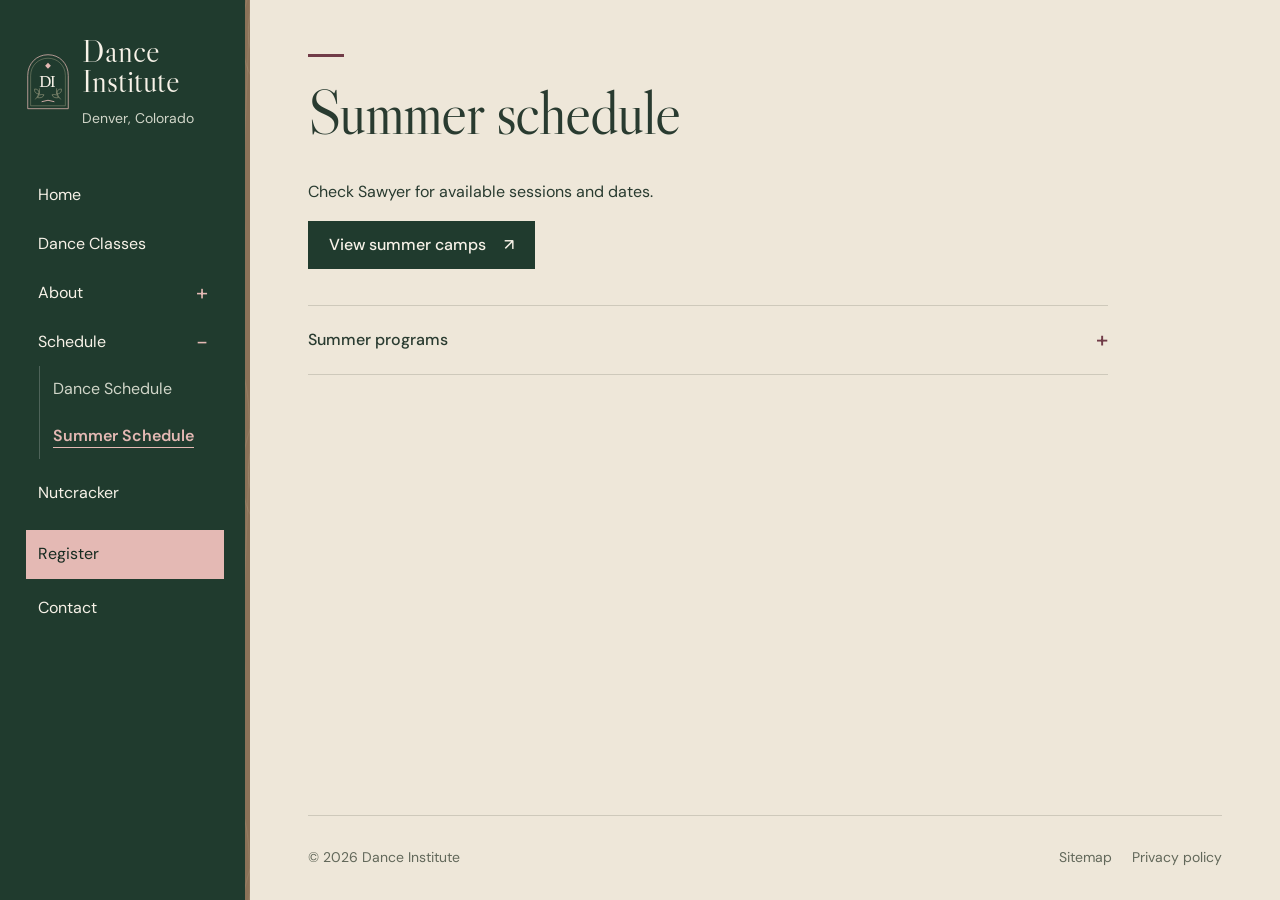
<file: summer-schedule/index.html>
<!doctype html>
<html lang="en"><head><meta charset="utf-8"><meta name="viewport" content="width=device-width, initial-scale=1"><meta name="theme-color" content="#203b2e"><meta name="description" content="Camps and summer training."><title>Summer schedule | Dance Institute of Denver</title><link rel="icon" href="../favicon.svg" type="image/svg+xml"><link rel="preconnect" href="https://fonts.googleapis.com"><link rel="preconnect" href="https://fonts.gstatic.com" crossorigin><link href="https://fonts.googleapis.com/css2?family=DM+Sans:wght@400;500;600;700&family=Libre+Caslon+Display&display=swap" rel="stylesheet"><link rel="stylesheet" href="../styles.css?v=002a61ca7c"><script src="../script.js?v=a6dc0d924f" defer></script></head><body>
<a class="skip-link" href="#main">Skip to content</a><aside class="studio-nav"><div class="brand-row"><a class="wordmark" href="../" aria-label="Dance Institute of Denver home"><span class="brand-emblem" aria-hidden="true"><img src="../studio-seal.svg" alt="" width="58" height="76"></span><span>Dance<br>Institute<small>Denver, Colorado</small></span></a><button class="menu-toggle" aria-controls="site-navigation" aria-expanded="true" hidden>Menu <span aria-hidden="true">−</span></button></div><div id="site-navigation" class="navigation-content"><nav aria-label="Main navigation"><a href="../">Home<span aria-hidden="true">↗</span></a><a href="../adult-kids-dance-classes/">Dance Classes<span aria-hidden="true">↗</span></a><div class="nav-group"><div class="nav-group-top"><a href="../about/">About</a><button class="subnav-toggle" aria-label="Toggle about pages" aria-controls="subnav-about" aria-expanded="true" hidden><span aria-hidden="true">−</span></button></div><div class="subnav" id="subnav-about" data-default-open="false"><a href="../about/studio-policies/">Studio Policies</a><a href="../about/teachers/">Teachers</a><a href="../about/partners/">Partners</a></div></div><div class="nav-group"><div class="nav-group-top"><a href="../class-schedule/">Schedule</a><button class="subnav-toggle" aria-label="Toggle schedule pages" aria-controls="subnav-schedule" aria-expanded="true" hidden><span aria-hidden="true">−</span></button></div><div class="subnav" id="subnav-schedule" data-default-open="true"><a href="../class-schedule/">Dance Schedule</a><a href="../summer-schedule/" aria-current="page">Summer Schedule</a></div></div><a href="../nutcracker/">Nutcracker<span aria-hidden="true">↗</span></a><a href="../registration/">Register<span aria-hidden="true">↗</span></a><a href="../contact/">Contact<span aria-hidden="true">↗</span></a></nav></div></aside>
<div class="page-shell"><main id="main" tabindex="-1"><header class="page-heading"><h1>Summer schedule</h1></header><div class="prose"><p>Check Sawyer for available sessions and dates.</p><p><a class="button" href="https://www.hisawyer.com/dance-institute-denver/schedules?schedule_id=camps" target="_blank" rel="noopener noreferrer">View summer camps <span aria-hidden="true">↗</span></a></p></div><details class="content-details"><summary>Summer programs</summary><div><dl class="detail-list"><div><dt>Dance camps</dt><dd>Ballet, tap, tumbling, jazz and hip-hop, grouped by age and experience.</dd></div><div><dt>Art afternoons</dt><dd>Ask about adding afternoon art to morning dance.</dd></div><div><dt>Intensives</dt><dd>Focused ballet and contemporary/jazz training.</dd></div><div><dt>Nutcracker preparation</dt><dd>Ballet practice before placement auditions.</dd></div></dl><p class="note">Offerings vary by session. Call <a href="tel:+13035250011">(303) 525-0011</a> for upcoming programs.</p></div></details></main><footer class="footer"><span>© <span data-year>2026</span> Dance Institute</span><div><a href="../sitemap/">Sitemap</a><a href="../privacy-policy/">Privacy policy</a></div></footer></div>
</body></html>
</file>
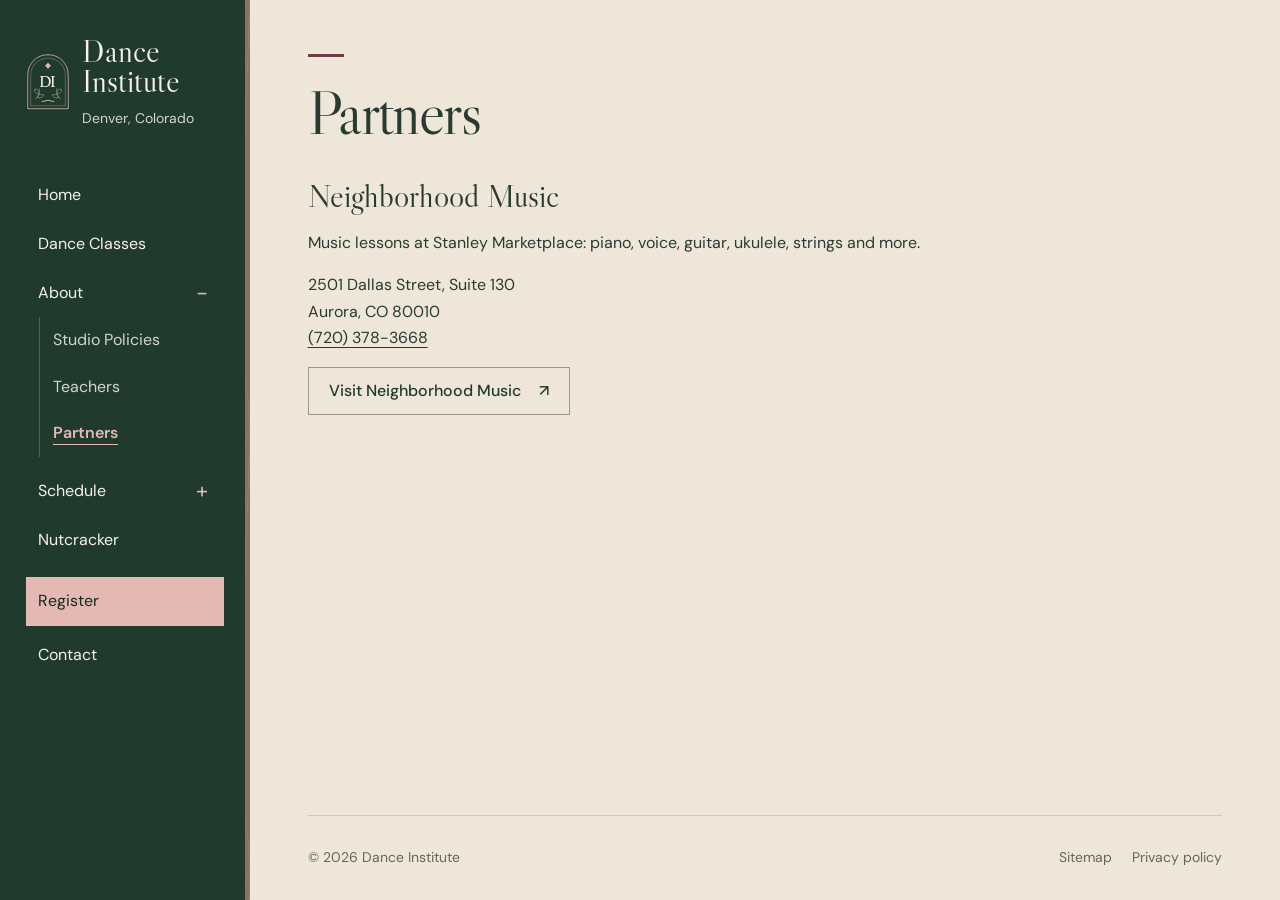
<file: about/partners/index.html>
<!doctype html>
<html lang="en"><head><meta charset="utf-8"><meta name="viewport" content="width=device-width, initial-scale=1"><meta name="theme-color" content="#203b2e"><meta name="description" content="Music lessons nearby."><title>Partners | Dance Institute of Denver</title><link rel="icon" href="../../favicon.svg" type="image/svg+xml"><link rel="preconnect" href="https://fonts.googleapis.com"><link rel="preconnect" href="https://fonts.gstatic.com" crossorigin><link href="https://fonts.googleapis.com/css2?family=DM+Sans:wght@400;500;600;700&family=Libre+Caslon+Display&display=swap" rel="stylesheet"><link rel="stylesheet" href="../../styles.css?v=002a61ca7c"><script src="../../script.js?v=a6dc0d924f" defer></script></head><body>
<a class="skip-link" href="#main">Skip to content</a><aside class="studio-nav"><div class="brand-row"><a class="wordmark" href="../../" aria-label="Dance Institute of Denver home"><span class="brand-emblem" aria-hidden="true"><img src="../../studio-seal.svg" alt="" width="58" height="76"></span><span>Dance<br>Institute<small>Denver, Colorado</small></span></a><button class="menu-toggle" aria-controls="site-navigation" aria-expanded="true" hidden>Menu <span aria-hidden="true">−</span></button></div><div id="site-navigation" class="navigation-content"><nav aria-label="Main navigation"><a href="../../">Home<span aria-hidden="true">↗</span></a><a href="../../adult-kids-dance-classes/">Dance Classes<span aria-hidden="true">↗</span></a><div class="nav-group"><div class="nav-group-top"><a href="../../about/">About</a><button class="subnav-toggle" aria-label="Toggle about pages" aria-controls="subnav-about" aria-expanded="true" hidden><span aria-hidden="true">−</span></button></div><div class="subnav" id="subnav-about" data-default-open="true"><a href="../../about/studio-policies/">Studio Policies</a><a href="../../about/teachers/">Teachers</a><a href="../../about/partners/" aria-current="page">Partners</a></div></div><div class="nav-group"><div class="nav-group-top"><a href="../../class-schedule/">Schedule</a><button class="subnav-toggle" aria-label="Toggle schedule pages" aria-controls="subnav-schedule" aria-expanded="true" hidden><span aria-hidden="true">−</span></button></div><div class="subnav" id="subnav-schedule" data-default-open="false"><a href="../../class-schedule/">Dance Schedule</a><a href="../../summer-schedule/">Summer Schedule</a></div></div><a href="../../nutcracker/">Nutcracker<span aria-hidden="true">↗</span></a><a href="../../registration/">Register<span aria-hidden="true">↗</span></a><a href="../../contact/">Contact<span aria-hidden="true">↗</span></a></nav></div></aside>
<div class="page-shell"><main id="main" tabindex="-1"><header class="page-heading"><h1>Partners</h1></header><div class="prose"><h2>Neighborhood Music</h2><p>Music lessons at Stanley Marketplace: piano, voice, guitar, ukulele, strings and more.</p><p>2501 Dallas Street, Suite 130<br>Aurora, CO 80010<br><a href="tel:+17203783668">(720) 378-3668</a></p><p><a class="button button-secondary" href="https://www.ensembleschools.com/neighborhood-music/about/" target="_blank" rel="noopener noreferrer">Visit Neighborhood Music <span aria-hidden="true">↗</span></a></p></div></main><footer class="footer"><span>© <span data-year>2026</span> Dance Institute</span><div><a href="../../sitemap/">Sitemap</a><a href="../../privacy-policy/">Privacy policy</a></div></footer></div>
</body></html>
</file>
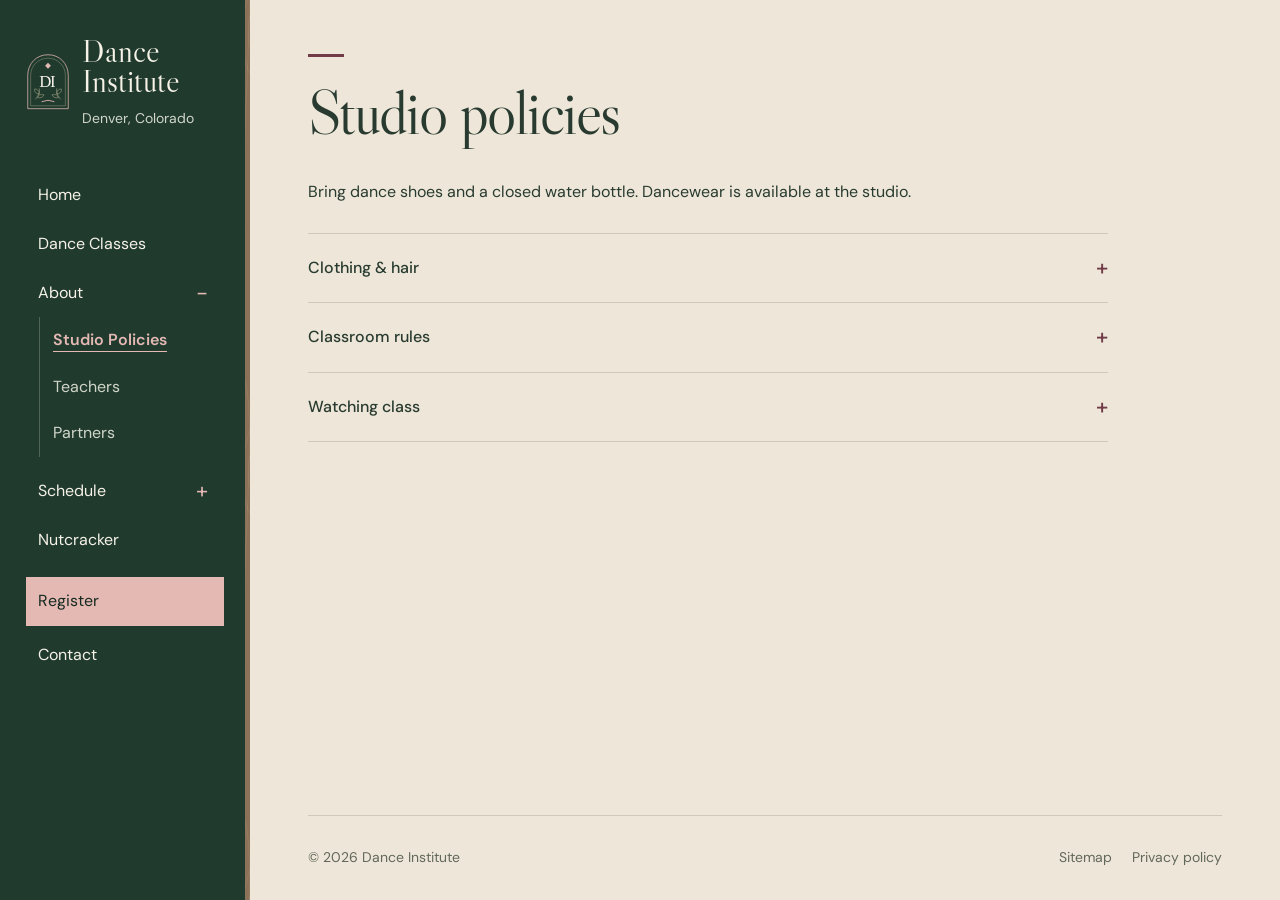
<file: about/studio-policies/index.html>
<!doctype html>
<html lang="en"><head><meta charset="utf-8"><meta name="viewport" content="width=device-width, initial-scale=1"><meta name="theme-color" content="#203b2e"><meta name="description" content="What to bring and wear."><title>Studio policies | Dance Institute of Denver</title><link rel="icon" href="../../favicon.svg" type="image/svg+xml"><link rel="preconnect" href="https://fonts.googleapis.com"><link rel="preconnect" href="https://fonts.gstatic.com" crossorigin><link href="https://fonts.googleapis.com/css2?family=DM+Sans:wght@400;500;600;700&family=Libre+Caslon+Display&display=swap" rel="stylesheet"><link rel="stylesheet" href="../../styles.css?v=002a61ca7c"><script src="../../script.js?v=a6dc0d924f" defer></script></head><body>
<a class="skip-link" href="#main">Skip to content</a><aside class="studio-nav"><div class="brand-row"><a class="wordmark" href="../../" aria-label="Dance Institute of Denver home"><span class="brand-emblem" aria-hidden="true"><img src="../../studio-seal.svg" alt="" width="58" height="76"></span><span>Dance<br>Institute<small>Denver, Colorado</small></span></a><button class="menu-toggle" aria-controls="site-navigation" aria-expanded="true" hidden>Menu <span aria-hidden="true">−</span></button></div><div id="site-navigation" class="navigation-content"><nav aria-label="Main navigation"><a href="../../">Home<span aria-hidden="true">↗</span></a><a href="../../adult-kids-dance-classes/">Dance Classes<span aria-hidden="true">↗</span></a><div class="nav-group"><div class="nav-group-top"><a href="../../about/">About</a><button class="subnav-toggle" aria-label="Toggle about pages" aria-controls="subnav-about" aria-expanded="true" hidden><span aria-hidden="true">−</span></button></div><div class="subnav" id="subnav-about" data-default-open="true"><a href="../../about/studio-policies/" aria-current="page">Studio Policies</a><a href="../../about/teachers/">Teachers</a><a href="../../about/partners/">Partners</a></div></div><div class="nav-group"><div class="nav-group-top"><a href="../../class-schedule/">Schedule</a><button class="subnav-toggle" aria-label="Toggle schedule pages" aria-controls="subnav-schedule" aria-expanded="true" hidden><span aria-hidden="true">−</span></button></div><div class="subnav" id="subnav-schedule" data-default-open="false"><a href="../../class-schedule/">Dance Schedule</a><a href="../../summer-schedule/">Summer Schedule</a></div></div><a href="../../nutcracker/">Nutcracker<span aria-hidden="true">↗</span></a><a href="../../registration/">Register<span aria-hidden="true">↗</span></a><a href="../../contact/">Contact<span aria-hidden="true">↗</span></a></nav></div></aside>
<div class="page-shell"><main id="main" tabindex="-1"><header class="page-heading"><h1>Studio policies</h1></header><div class="prose"><p>Bring dance shoes and a closed water bottle. Dancewear is available at the studio.</p></div><details class="content-details"><summary>Clothing &amp; hair</summary><div class="prose"><p>Girls through age nine: black short-sleeve leotard and pink tights. Leotards and tights are the base attire; ballet skirts and dance pants for jazz, tap and hip-hop are welcome. Boys may wear dance pants and a T-shirt.</p><p>Avoid loose or baggy clothing. Secure hair away from the face; use a bun for long hair or pigtails for tumbling.</p></div></details><details class="content-details"><summary>Classroom rules</summary><div class="prose"><p>Follow your teacher’s directions. No hanging on barres, gum or jewelry. Unsafe behavior may mean sitting out.</p></div></details><details class="content-details"><summary>Watching class</summary><div class="prose"><p>Parents are welcome in the viewing area. Keep conversations outside the class.</p></div></details></main><footer class="footer"><span>© <span data-year>2026</span> Dance Institute</span><div><a href="../../sitemap/">Sitemap</a><a href="../../privacy-policy/">Privacy policy</a></div></footer></div>
</body></html>
</file>
<file: styles.css>
:root {
  --forest: #203b2e;
  --deep: #162a20;
  --beige: #eee7d9;
  --paper: #f7f2e8;
  --pink: #e4b9b4;
  --rose: #f0d9d3;
  --maroon: #713c48;
  --wood: #8b7258;
  --ink: #293b30;
  --muted: #62685a;
  --line: #cec9bb;
  --sans: 'DM Sans', Arial, sans-serif;
  --serif: 'Libre Caslon Display', Georgia, serif;
}
* { box-sizing: border-box; }
html { scroll-padding-top: 24px; }
body { margin: 0; background: var(--beige); color: var(--ink); font: 16px/1.65 var(--sans); }
button, input, select { font: inherit; color: inherit; }
a { color: inherit; text-decoration: none; }
button, summary { cursor: pointer; }
img { max-width: 100%; height: auto; display: block; }
h1, h2, h3, p, figure { margin: 0; }
h1, h2 { font-family: var(--serif); font-weight: 400; line-height: 1.1; }
h1 { font-size: clamp(42px, 4.8vw, 64px); letter-spacing: -.025em; }
h2 { font-size: 32px; }
p + p { margin-top: 16px; }
[hidden] { display: none !important; }
::selection { background: var(--pink); color: var(--deep); }
a:focus-visible, button:focus-visible, input:focus-visible, select:focus-visible, summary:focus-visible {
  outline: 3px solid var(--maroon); outline-offset: 4px;
}
.skip-link { position: fixed; left: 275px; top: -100px; z-index: 100; padding: 12px 20px; background: var(--pink); }
.skip-link:focus { top: 12px; }

/* A quiet, consistent directory on every page. */
.studio-nav { position: fixed; inset: 0 auto 0 0; width: 250px; padding: 36px 26px; background: var(--forest); color: var(--paper); overflow-y: auto; z-index: 20; }
.studio-nav::after { content: ''; position: absolute; inset: 0 0 0 auto; width: 5px; background: var(--wood) url('woodgrain.svg') center / 180px 440px; pointer-events: none; }
.wordmark { display: flex; align-items: center; gap: 12px; font: 32px/.95 var(--serif); }
.wordmark small { display: block; font: 14px/1.4 var(--sans); margin-top: 12px; color: #d1d6c9; }
.brand-emblem { width: 44px; flex-shrink: 0; }
.navigation-content { margin-top: 42px; }
.studio-nav nav > a, .nav-group-top { min-height: 49px; display: flex; align-items: center; justify-content: space-between; gap: 8px; }
.studio-nav nav > a { padding: 10px 12px; }
.nav-group-top > a { flex: 1; padding: 10px 12px; }
.studio-nav nav > a > span { display: none; }
.studio-nav a:hover, .studio-nav [aria-current=page] { color: var(--pink); }
.studio-nav [aria-current=page] { font-weight: 600; text-decoration: underline; text-underline-offset: 6px; }
.studio-nav nav > a[href$='registration/'] { margin-top: 12px; margin-bottom: 5px; background: var(--pink); color: var(--deep); }
.studio-nav nav > a[href$='registration/']:hover { background: var(--rose); }
.subnav-toggle { flex-shrink: 0; width: 44px; height: 44px; padding: 0; border: 0; background: none; color: var(--pink); font-size: 22px; }
.subnav { border-left: 1px solid #ffffff35; margin: 0 0 10px 13px; padding-left: 13px; }
.subnav > a { display: block; padding: 10px 0; font-size: 16px; color: #d1d6c9; }
.studio-nav :focus-visible { outline-color: var(--pink); }
.menu-toggle { display: none; }
.page-shell { margin-left: 250px; padding: 0 clamp(24px, 4.5vw, 72px); max-width: 1400px; }
main { padding: 54px 0 56px; min-height: calc(100vh - 85px); }
.page-heading { margin-bottom: 32px; }
.page-heading::before { content: ''; display: block; width: 36px; height: 3px; margin-bottom: 22px; background: var(--maroon); }
.prose { max-width: 720px; }
.prose h2 { margin: 28px 0 16px; }
.prose > h2:first-child { margin-top: 0; }
.prose a:not(.button), .note a, .class-detail a, .directory-meta a { text-decoration: underline; text-underline-offset: 4px; text-decoration-thickness: 1px; }
.prose a:hover, .note a:hover, .class-detail a:hover, .directory-meta a:hover { color: var(--maroon); }
.button { display: inline-flex; align-items: center; justify-content: center; gap: 18px; min-height: 48px; padding: 11px 20px; border: 1px solid var(--forest); background: var(--forest); color: var(--paper); font-size: 16px; font-weight: 500; line-height: 1.5; }
.button:hover { background: var(--deep); color: var(--paper); }
.button-secondary { background: transparent; color: var(--forest); border-color: #969c89; }
.button-secondary:hover { background: var(--paper); color: var(--forest); }
.prose .button { margin: 0 8px 8px 0; }

/* Home: three choices and a single studio photograph. */
.home-intro { font-size: 19px; margin-top: -14px; color: var(--muted); }
.home-actions { display: grid; grid-template-columns: repeat(3, minmax(0, 1fr)); margin: 32px 0; border-block: 1px solid var(--line); }
.home-actions a { display: flex; justify-content: space-between; align-items: center; gap: 10px; padding: 19px 16px; font-size: 18px; }
.home-actions a + a { border-left: 1px solid var(--line); }
.home-actions a:last-child { background: var(--rose); }
.home-actions a:hover { background: var(--paper); color: var(--maroon); }
.home-actions span { color: var(--maroon); }
.home-photo { border-bottom: 4px solid var(--wood); }
.home-photo img { width: 100%; aspect-ratio: 1200 / 459; object-fit: cover; }

/* Class descriptions stay out of the way until a row is opened. */
.finder-controls { display: grid; grid-template-columns: 1fr 1fr 1.2fr auto; align-items: end; gap: 16px; }
.finder-controls > div { min-width: 0; }
.finder-controls label { display: block; margin-bottom: 8px; font-size: 16px; }
.finder-controls input, .finder-controls select { width: 100%; min-width: 0; min-height: 48px; border: 1px solid #a3aa97; border-radius: 0; background: var(--paper); padding: 10px 12px; font-size: 16px; }
.finder-controls select { padding-right: 24px; }
.reset-button { min-height: 48px; background: none; border: 0; padding: 8px 0; text-decoration: underline; text-underline-offset: 4px; }
.directory-meta { display: flex; align-items: center; justify-content: space-between; flex-wrap: wrap; gap: 12px; padding: 24px 0 16px; font-size: 14px; color: var(--muted); }
.directory-meta a { padding: 5px 0; font-size: 16px; color: var(--forest); }
.directory-head, .class-item > summary { display: grid; grid-template-columns: minmax(0, 1fr) 155px 18px; align-items: center; gap: 20px; }
.directory-head { padding: 10px 14px; font-size: 14px; color: var(--muted); border-block: 1px solid var(--line); }
.class-item { border-bottom: 1px solid var(--line); }
.class-item > summary { min-height: 64px; padding: 16px 14px; list-style: none; }
.class-item > summary::-webkit-details-marker { display: none; }
.class-item > summary:hover { background: var(--paper); }
.class-name { font-weight: 500; }
.class-age { line-height: 1.4; }
.expand-icon { font-size: 22px; color: var(--maroon); line-height: 1; }
.class-item[open] { background: var(--paper); }
.class-item[open] .expand-icon { transform: rotate(45deg); }
.class-detail { padding: 0 14px 20px; max-width: 650px; }
.class-detail .class-duration { color: var(--muted); margin-top: 8px; }
.class-detail a { display: inline-block; margin-top: 12px; min-height: 40px; padding-top: 7px; }
.note { font-size: 16px; color: var(--muted); margin: 20px 0; max-width: 720px; }
.empty-state { padding: 40px 0; }
.empty-state .button { margin-top: 20px; }

/* Useful details, without a wall of text. */
.content-details { max-width: 800px; border-bottom: 1px solid var(--line); }
.content-details:first-of-type { border-top: 1px solid var(--line); margin-top: 28px; }
.content-details > summary { min-height: 60px; display: flex; align-items: center; justify-content: space-between; gap: 16px; padding: 16px 0; font-weight: 500; list-style: none; }
.content-details > summary::-webkit-details-marker { display: none; }
.content-details > summary::after { content: '+'; color: var(--maroon); font-size: 22px; flex-shrink: 0; }
.content-details[open] > summary::after { content: '−'; }
.content-details > summary:hover { color: var(--maroon); }
.content-details > div { padding: 0 0 22px; }
.detail-list { margin: 12px 0; }
.detail-list > div { display: grid; grid-template-columns: 160px minmax(0, 1fr); gap: 20px; padding: 14px 0; border-bottom: 1px solid var(--line); }
.detail-list dt { font-weight: 500; }
.detail-list dd { margin: 0; }
.link-list { max-width: 800px; margin-top: 28px; border-top: 1px solid var(--line); }
.link-list > a { display: flex; justify-content: space-between; align-items: center; gap: 20px; padding: 17px 0; border-bottom: 1px solid var(--line); }
.link-list > a:hover { color: var(--maroon); }
.link-list + .content-details { border-top: 0; margin-top: 0; }
.split-content { display: grid; grid-template-columns: 1fr 1fr; gap: 40px; align-items: start; }
.split-content:has(> .portrait) { grid-template-columns: 210px minmax(0, 1fr); }
.portrait img { width: 100%; }
.fee-table { width: 100%; max-width: 720px; border-collapse: collapse; margin: 30px 0 16px; }
.fee-table caption { text-align: left; font-family: var(--serif); font-size: 30px; padding-bottom: 16px; }
.fee-table th, .fee-table td { text-align: left; padding: 12px 16px; border-bottom: 1px solid var(--line); font-weight: 400; }
.fee-table thead { background: var(--paper); }
.fee-table thead th { font-weight: 500; }
.footer { min-height: 85px; display: flex; align-items: center; justify-content: space-between; flex-wrap: wrap; gap: 12px 24px; border-top: 1px solid var(--line); color: var(--muted); font-size: 14px; padding: 16px 0; }
.footer > div { display: flex; gap: 20px; }
.footer a { display: inline-block; padding: 8px 0; }
.footer a:hover { text-decoration: underline; }

@media (max-width: 1100px) {
  .studio-nav { width: 230px; padding-inline: 22px; }
  .page-shell { margin-left: 230px; padding-inline: 32px; }
  .brand-emblem { width: 35px; }
  .wordmark { font-size: 30px; gap: 10px; }
  .finder-controls { grid-template-columns: 1fr 1fr; }
  .search-control { grid-column: 1; }
  .reset-button { justify-self: start; }
  .home-actions { grid-template-columns: 1fr; }
  .home-actions a + a { border-left: 0; border-top: 1px solid var(--line); }
  .split-content { gap: 24px; }
  .split-content:has(> .portrait) { grid-template-columns: 160px minmax(0, 1fr); }
}
@media (max-width: 820px) {
  .studio-nav { position: relative; width: auto; padding: 20px 6%; overflow: visible; }
  .studio-nav::after { inset: auto 0 0; width: auto; height: 4px; }
  .brand-row { display: flex; align-items: center; justify-content: space-between; gap: 18px; }
  .wordmark { font-size: 28px; }
  .wordmark small { margin-top: 8px; }
  .brand-emblem { width: 40px; }
  .menu-toggle:not([hidden]) { display: inline-flex; align-items: center; justify-content: center; gap: 15px; flex-shrink: 0; min-height: 46px; padding: 9px 12px; border: 1px solid #cbd2c17a; background: none; color: var(--paper); font-size: 16px; }
  .menu-toggle span { font-size: 20px; }
  .navigation-content { margin-top: 25px; }
  .page-shell { margin-left: 0; padding-inline: 6%; }
  main { padding: 32px 0 40px; min-height: calc(100svh - 213px); }
  .page-heading { margin-bottom: 26px; }
  .page-heading::before { margin-bottom: 18px; }
  h1 { font-size: 44px; }
  .home-intro { font-size: 18px; margin-top: -10px; }
  .home-actions { margin: 24px 0; }
  .home-actions a { padding: 16px; }
  .home-photo img { aspect-ratio: 16 / 9; }
  .split-content, .split-content:has(> .portrait) { grid-template-columns: 1fr; }
  .portrait { max-width: 240px; }
  .skip-link { left: 6%; }
}
@media (max-width: 480px) {
  .brand-emblem { display: none; }
  .directory-head, .class-item > summary { grid-template-columns: minmax(0, 1fr) 105px 14px; gap: 10px; padding-inline: 8px; }
  .class-detail { padding-inline: 8px; }
  .finder-controls { gap: 14px 10px; }
  .search-control { grid-column: 1 / -1; }
  .reset-button { grid-column: 1 / -1; justify-self: end; min-height: 44px; padding: 0 4px; }
  .finder-controls input, .finder-controls select { padding-left: 8px; }
  .directory-meta { padding-top: 14px; }
  .detail-list > div { grid-template-columns: 1fr; gap: 4px; }
  .fee-table th, .fee-table td { padding: 12px 8px; }
  .footer { flex-direction: column; align-items: start; gap: 0; }
}
@media (prefers-reduced-motion: reduce) {
  *, *::before, *::after { scroll-behavior: auto !important; transition: none !important; animation: none !important; }
}
</file>
